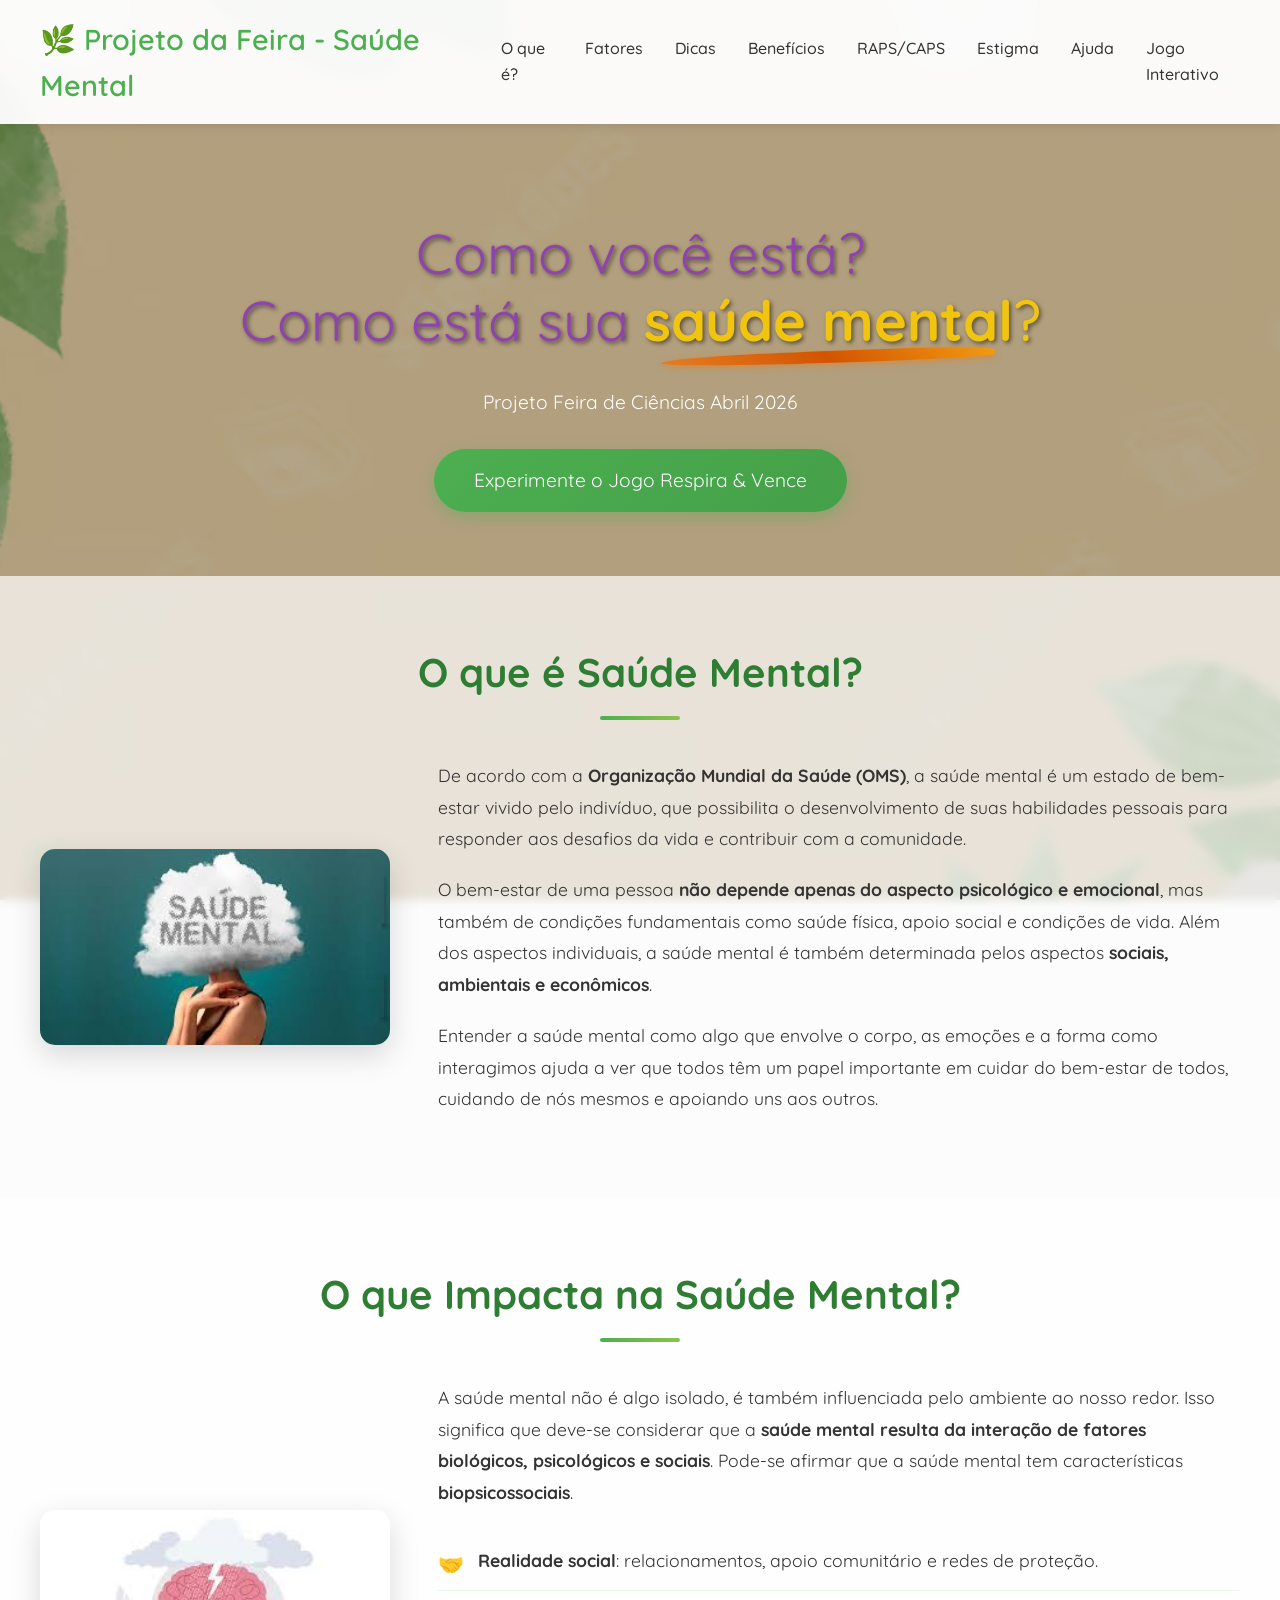
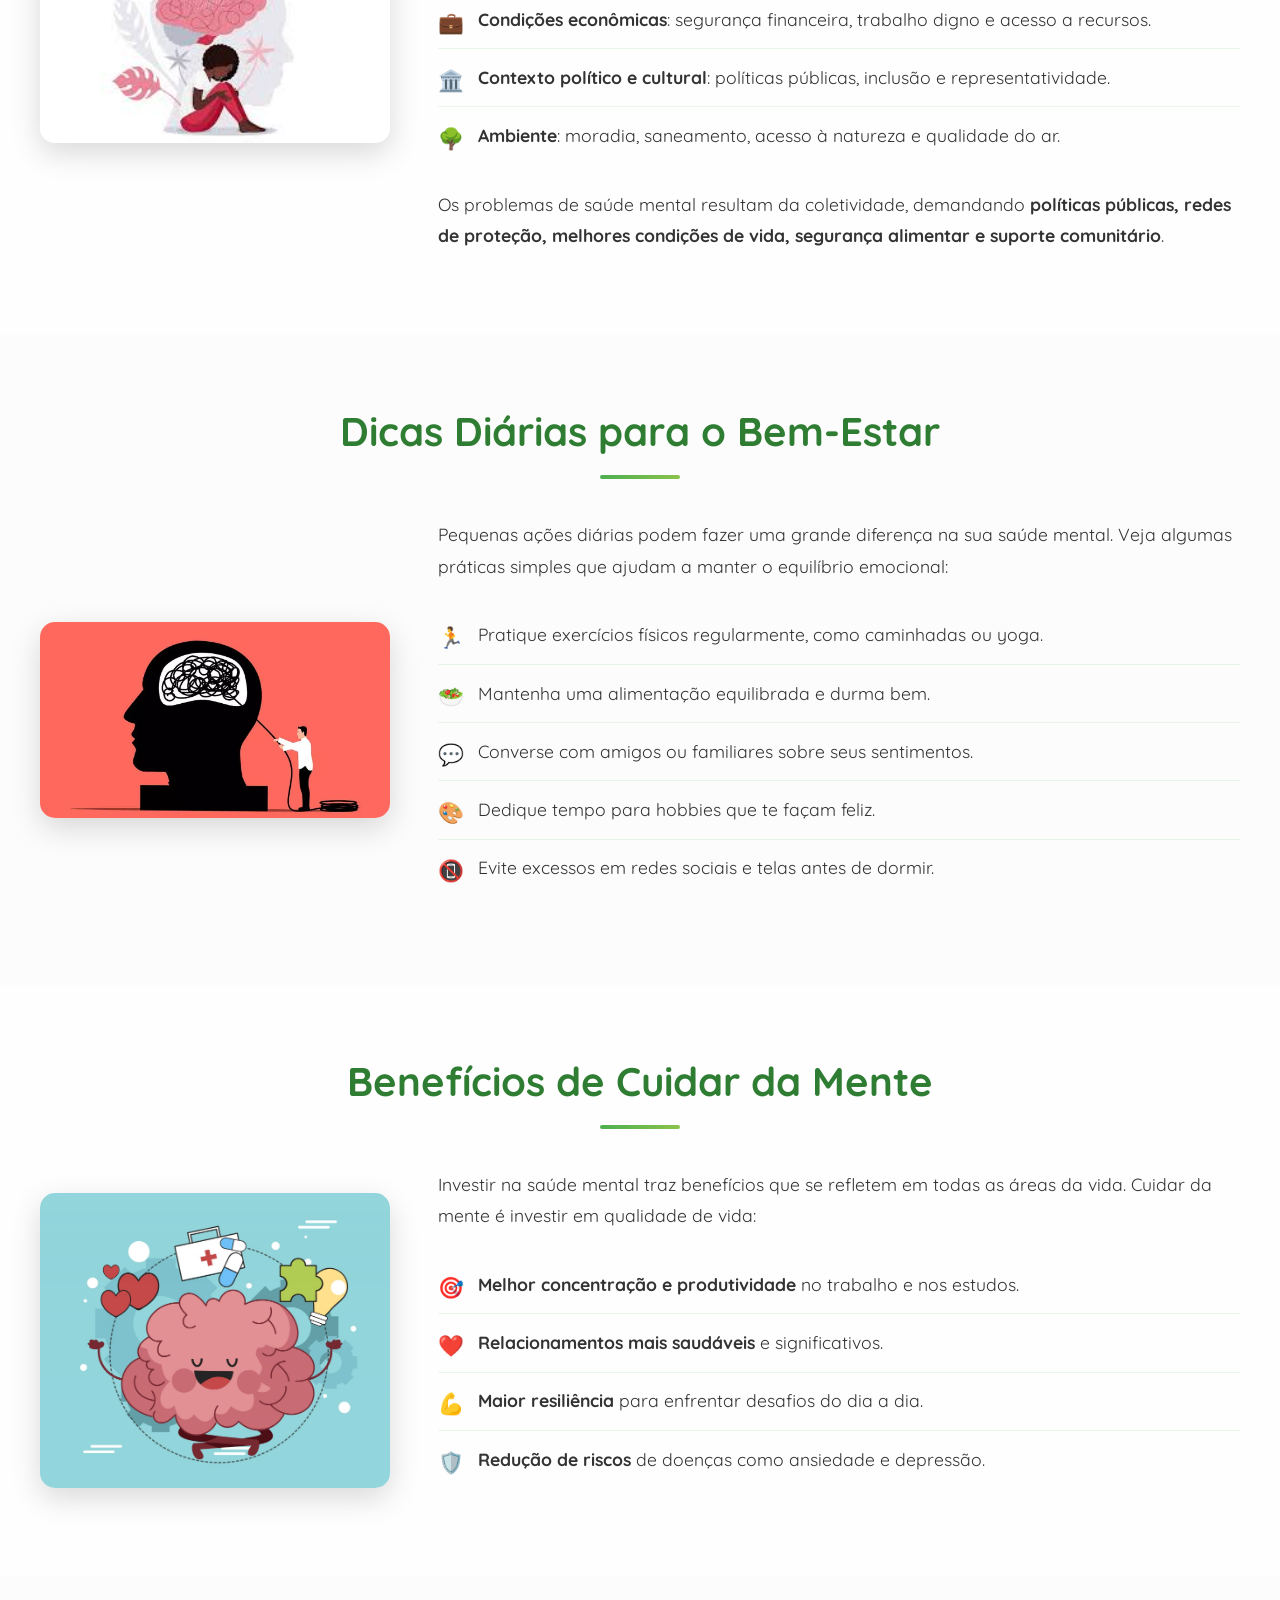
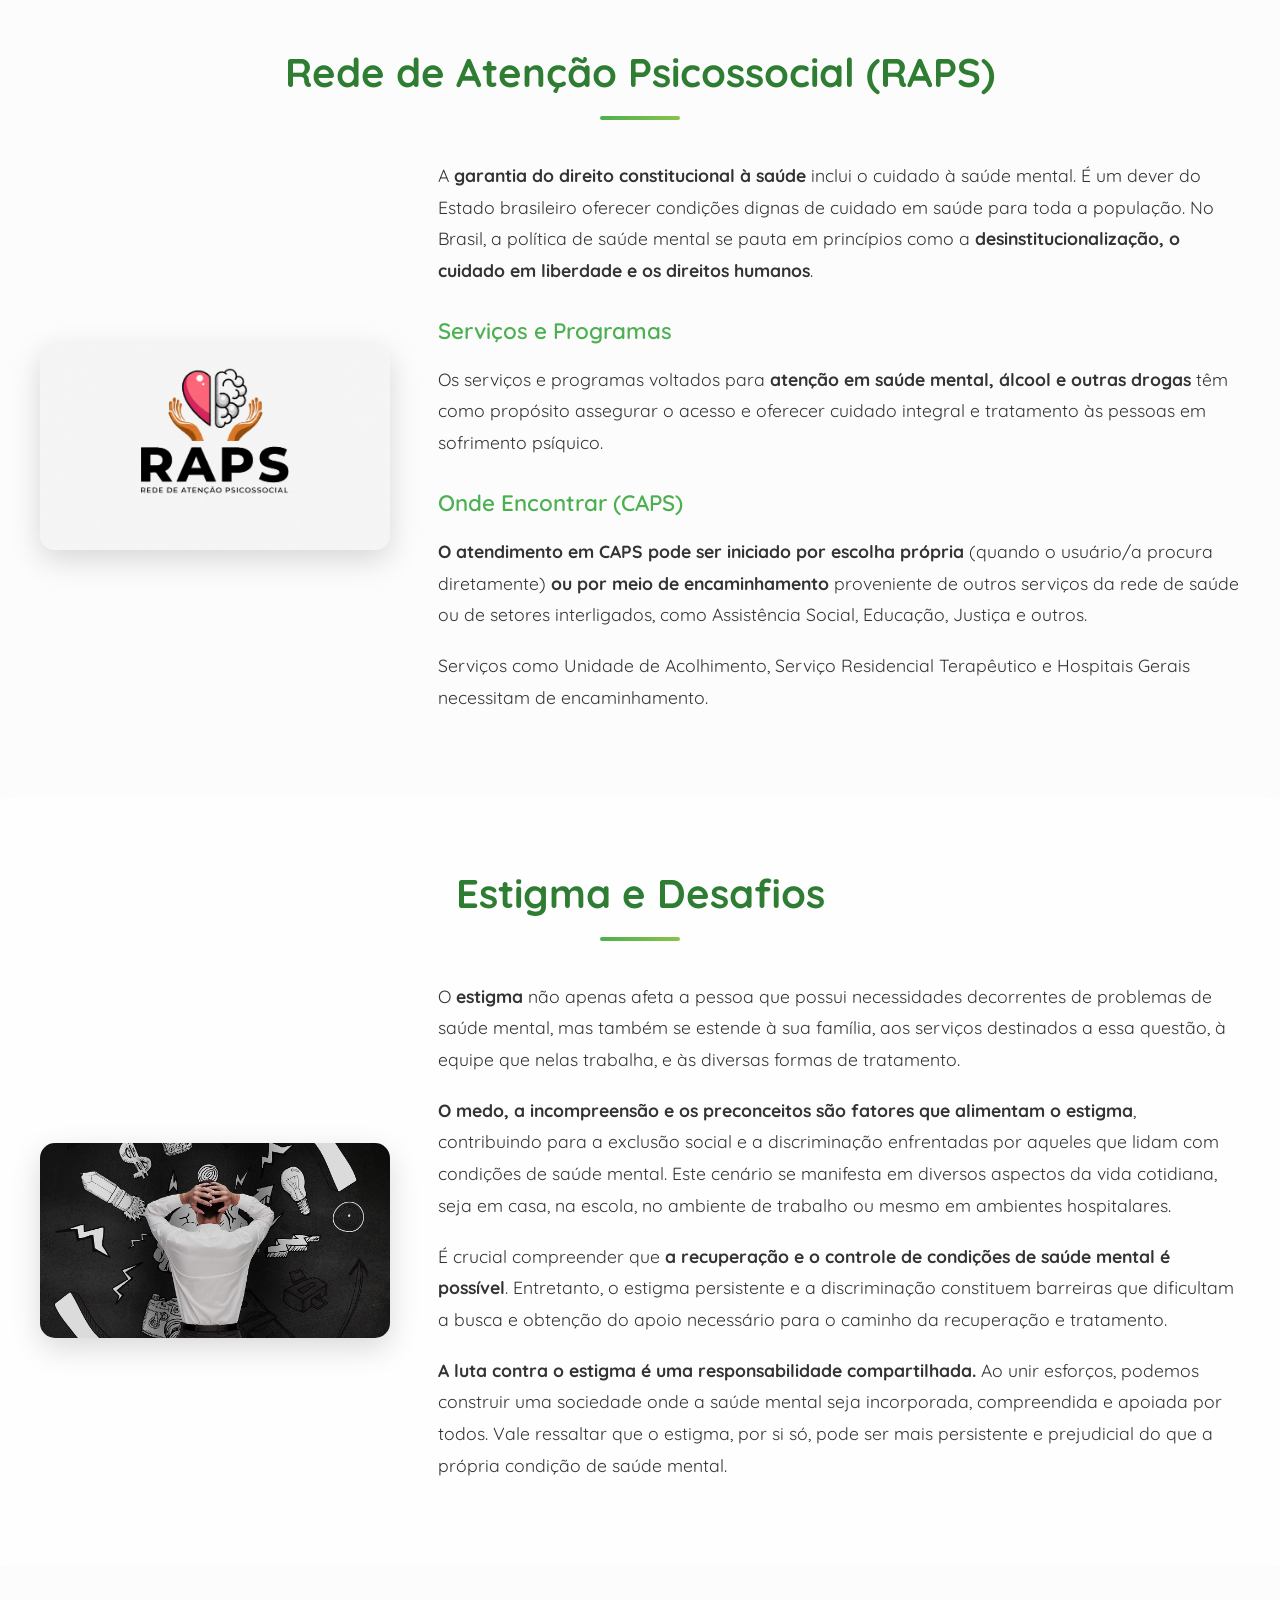
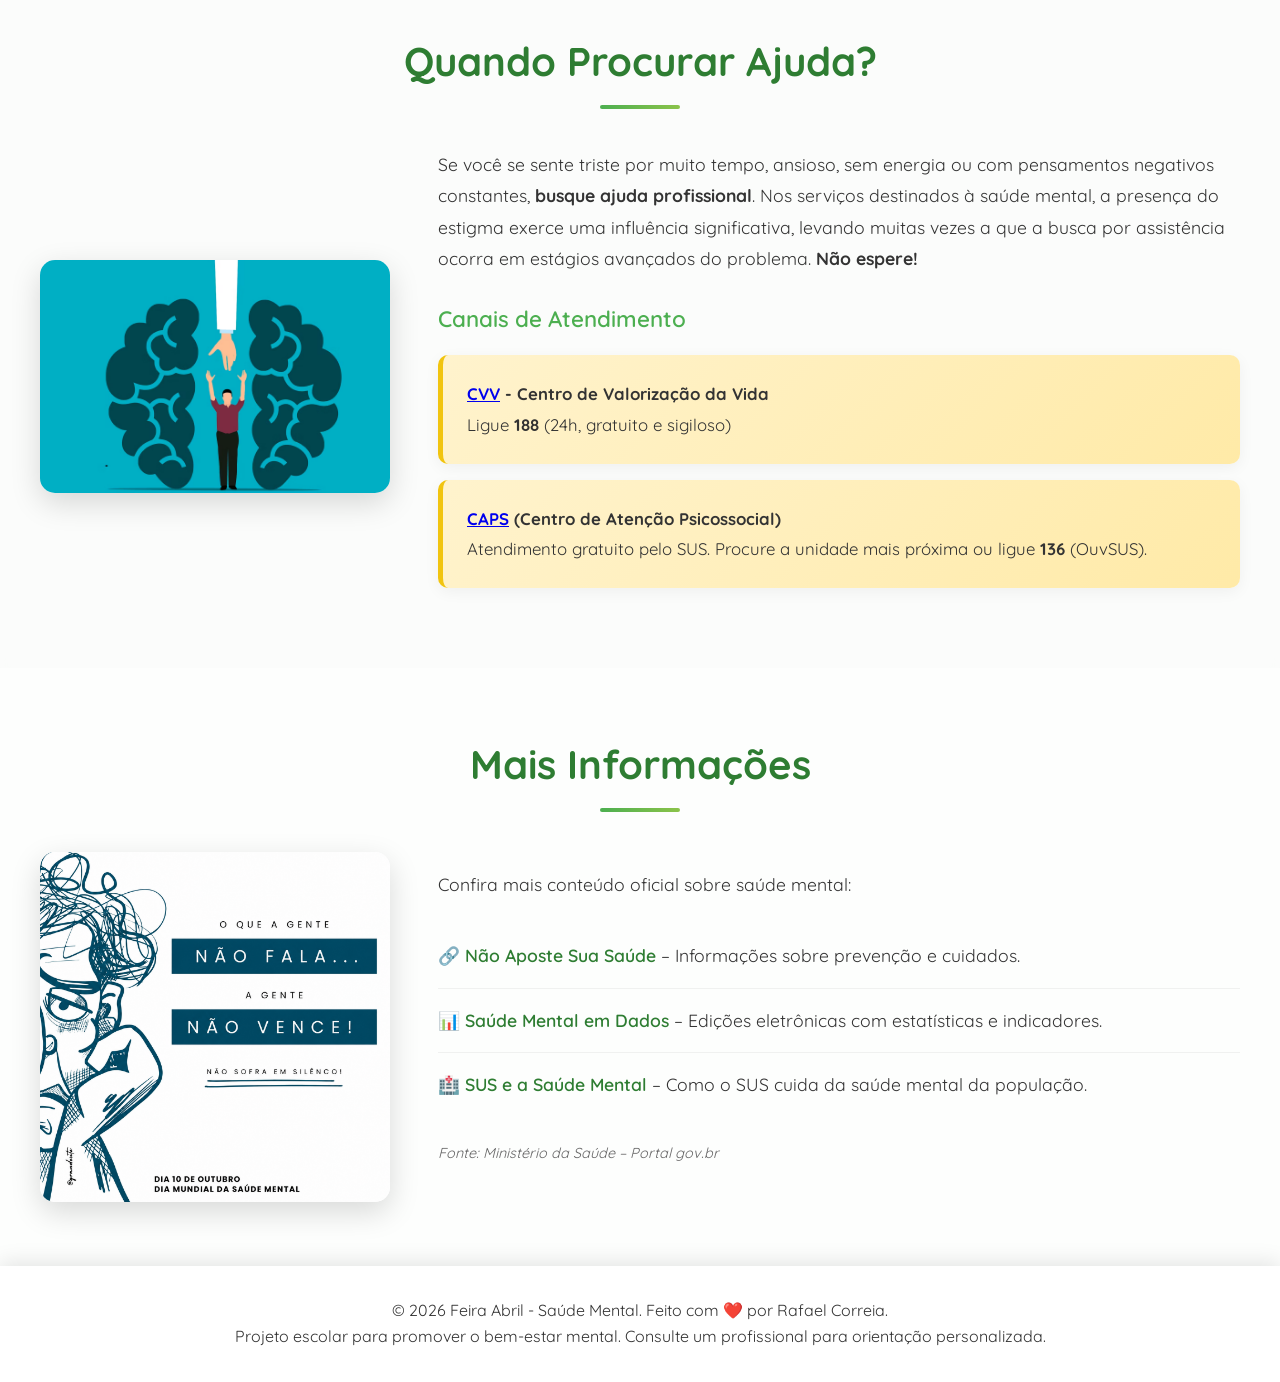
<file: index.html>
<!DOCTYPE html>
<html lang="pt-BR">
<head>
    <meta charset="UTF-8">
    <meta name="viewport" content="width=device-width, initial-scale=1.0">
    <title>Feira Abril - Saúde Mental | Projeto Escola</title>
    <link rel="stylesheet" href="saude-mental.css">
</head>
<body>
    <!-- Plants -->
    <svg class="plant" viewBox="0 0 100 100">
        <path d="M20 80 Q30 60 40 80 T60 80 Q70 70 80 80" stroke="#4CAF50" stroke-width="4" fill="none" stroke-linecap="round"/>
        <path d="M10 70 Q25 50 40 70" stroke="#28a745" stroke-width="3" fill="none"/>
        <circle cx="30" cy="65" r="3" fill="#4CAF50"/>
        <circle cx="50" cy="60" r="4" fill="#28a745"/>
        <path d="M15 90 L35 85 Q45 82 55 88" stroke="#2E7D32" stroke-width="2" fill="none"/>
    </svg>
    <svg class="plant" viewBox="0 0 100 100">
        <path d="M20 80 Q30 60 40 80 T60 80 Q70 70 80 80" stroke="#4CAF50" stroke-width="4" fill="none" stroke-linecap="round"/>
        <path d="M10 70 Q25 50 40 70" stroke="#28a745" stroke-width="3" fill="none"/>
        <circle cx="30" cy="65" r="3" fill="#4CAF50"/>
        <circle cx="50" cy="60" r="4" fill="#28a745"/>
        <path d="M15 90 L35 85 Q45 82 55 88" stroke="#2E7D32" stroke-width="2" fill="none"/>
    </svg>
    <svg class="plant" viewBox="0 0 100 100">
        <path d="M20 80 Q30 60 40 80 T60 80 Q70 70 80 80" stroke="#4CAF50" stroke-width="4" fill="none" stroke-linecap="round"/>
        <path d="M10 70 Q25 50 40 70" stroke="#28a745" stroke-width="3" fill="none"/>
        <circle cx="30" cy="65" r="3" fill="#4CAF50"/>
        <circle cx="50" cy="60" r="4" fill="#28a745"/>
        <path d="M15 90 L35 85 Q45 82 55 88" stroke="#2E7D32" stroke-width="2" fill="none"/>
    </svg>
    <svg class="plant" viewBox="0 0 100 100">
        <path d="M20 80 Q30 60 40 80 T60 80 Q70 70 80 80" stroke="#4CAF50" stroke-width="4" fill="none" stroke-linecap="round"/>
        <path d="M10 70 Q25 50 40 70" stroke="#28a745" stroke-width="3" fill="none"/>
        <circle cx="30" cy="65" r="3" fill="#4CAF50"/>
        <circle cx="50" cy="60" r="4" fill="#28a745"/>
        <path d="M15 90 L35 85 Q45 82 55 88" stroke="#2E7D32" stroke-width="2" fill="none"/>
    </svg>

    <!-- Navigation -->
    <nav>
        <div class="nav-container">
            <div class="logo">🌿 Projeto da Feira - Saúde Mental</div>
            <ul class="nav-links">
                <li><a href="#o-que-e">O que é?</a></li>
                <li><a href="#fatores">Fatores</a></li>
                <li><a href="#dicas">Dicas</a></li>
                <li><a href="#beneficios">Benefícios</a></li>
                <li><a href="#raps">RAPS/CAPS</a></li>
                <li><a href="#estigma">Estigma</a></li>
                <li><a href="#ajuda">Ajuda</a></li>
                <li><a href="jogo.html">Jogo Interativo</a></li>
            </ul>
        </div>
    </nav>

    <!-- Hero with EXACT Einstein element + CTA -->
    <section class="hero">
        <div class="title__section purple-text center titulo-como-vc-esta">
            Como você está?<br>
            Como está sua <span class="yellow-text bold mancha-saude-mental">saúde mental</span><span class="yellow-text">?</span>
        </div>
        <p>Projeto Feira de Ciências Abril 2026</p>
        <a href="jogo.html" class="cta-btn">Experimente o Jogo Respira & Vence</a>
    </section>

    <!-- Content grids -->
    <main>
        <!-- O QUE É SAÚDE MENTAL -->
        <section id="o-que-e" class="content-section">
            <div class="container">
                <h2 class="section-title">O que é Saúde Mental?</h2>
                <div class="content-block">
                    <img src="imgs/nuvem.jpeg" alt="Ilustração sobre bem-estar mental" class="section-image">
                    <div class="text-content">
                        <p>De acordo com a <strong>Organização Mundial da Saúde (OMS)</strong>, a saúde mental é um estado de bem-estar vivido pelo indivíduo, que possibilita o desenvolvimento de suas habilidades pessoais para responder aos desafios da vida e contribuir com a comunidade.</p>
                        <p>O bem-estar de uma pessoa <strong>não depende apenas do aspecto psicológico e emocional</strong>, mas também de condições fundamentais como saúde física, apoio social e condições de vida. Além dos aspectos individuais, a saúde mental é também determinada pelos aspectos <strong>sociais, ambientais e econômicos</strong>.</p>
                        <p>Entender a saúde mental como algo que envolve o corpo, as emoções e a forma como interagimos ajuda a ver que todos têm um papel importante em cuidar do bem-estar de todos, cuidando de nós mesmos e apoiando uns aos outros.</p>
                    </div>
                </div>
            </div>
        </section>

        <!-- FATORES QUE IMPACTAM -->
        <section id="fatores" class="content-section alt-bg">
            <div class="container">
                <h2 class="section-title">O que Impacta na Saúde Mental?</h2>
                <div class="content-block reverse">
                    <div class="text-content">
                        <p>A saúde mental não é algo isolado, é também influenciada pelo ambiente ao nosso redor. Isso significa que deve-se considerar que a <strong>saúde mental resulta da interação de fatores biológicos, psicológicos e sociais</strong>. Pode-se afirmar que a saúde mental tem características <strong>biopsicossociais</strong>.</p>
                        <ul class="feature-list">
                            <li><span class="icon">🤝</span> <strong>Realidade social</strong>: relacionamentos, apoio comunitário e redes de proteção.</li>
                            <li><span class="icon">💼</span> <strong>Condições econômicas</strong>: segurança financeira, trabalho digno e acesso a recursos.</li>
                            <li><span class="icon">🏛️</span> <strong>Contexto político e cultural</strong>: políticas públicas, inclusão e representatividade.</li>
                            <li><span class="icon">🌳</span> <strong>Ambiente</strong>: moradia, saneamento, acesso à natureza e qualidade do ar.</li>
                        </ul>
                        <p>Os problemas de saúde mental resultam da coletividade, demandando <strong>políticas públicas, redes de proteção, melhores condições de vida, segurança alimentar e suporte comunitário</strong>.</p>
                    </div>
                    <img src="imgs/impacto.jpeg" alt="Comunidade e apoio social" class="section-image">
                </div>
            </div>
        </section>

        <!-- DICAS DIÁRIAS -->
        <section id="dicas" class="content-section">
            <div class="container">
                <h2 class="section-title">Dicas Diárias para o Bem-Estar</h2>
                <div class="content-block">
                    <img src="imgs/dicas.webp" alt="Hábitos saudáveis" class="section-image">
                    <div class="text-content">
                        <p>Pequenas ações diárias podem fazer uma grande diferença na sua saúde mental. Veja algumas práticas simples que ajudam a manter o equilíbrio emocional:</p>
                        <ul class="feature-list">
                            <li><span class="icon">🏃</span> Pratique exercícios físicos regularmente, como caminhadas ou yoga.</li>
                            <li><span class="icon">🥗</span> Mantenha uma alimentação equilibrada e durma bem.</li>
                            <li><span class="icon">💬</span> Converse com amigos ou familiares sobre seus sentimentos.</li>
                            <li><span class="icon">🎨</span> Dedique tempo para hobbies que te façam feliz.</li>
                            <li><span class="icon">📵</span> Evite excessos em redes sociais e telas antes de dormir.</li>
                        </ul>
                    </div>
                </div>
            </div>
        </section>

        <!-- BENEFÍCIOS -->
        <section id="beneficios" class="content-section alt-bg">
            <div class="container">
                <h2 class="section-title">Benefícios de Cuidar da Mente</h2>
                <div class="content-block reverse">
                    <div class="text-content">
                        <p>Investir na saúde mental traz benefícios que se refletem em todas as áreas da vida. Cuidar da mente é investir em qualidade de vida:</p>
                        <ul class="feature-list">
                            <li><span class="icon">🎯</span> <strong>Melhor concentração e produtividade</strong> no trabalho e nos estudos.</li>
                            <li><span class="icon">❤️</span> <strong>Relacionamentos mais saudáveis</strong> e significativos.</li>
                            <li><span class="icon">💪</span> <strong>Maior resiliência</strong> para enfrentar desafios do dia a dia.</li>
                            <li><span class="icon">🛡️</span> <strong>Redução de riscos</strong> de doenças como ansiedade e depressão.</li>
                        </ul>
                    </div>
                    <img src="imgs/beneficios.jpg" alt="Benefícios da saúde mental" class="section-image">
                </div>
            </div>
        </section>

        <!-- REDE DE ATENÇÃO PSICOSSOCIAL (RAPS) -->
        <section id="raps" class="content-section">
            <div class="container">
                <h2 class="section-title">Rede de Atenção Psicossocial (RAPS)</h2>
                <div class="content-block">
                    <img src="imgs/raps.png" alt="Rede de apoio psicossocial" class="section-image">
                    <div class="text-content">
                        <p>A <strong>garantia do direito constitucional à saúde</strong> inclui o cuidado à saúde mental. É um dever do Estado brasileiro oferecer condições dignas de cuidado em saúde para toda a população. No Brasil, a política de saúde mental se pauta em princípios como a <strong>desinstitucionalização, o cuidado em liberdade e os direitos humanos</strong>.</p>
                        
                        <h3>Serviços e Programas</h3>
                        <p>Os serviços e programas voltados para <strong>atenção em saúde mental, álcool e outras drogas</strong> têm como propósito assegurar o acesso e oferecer cuidado integral e tratamento às pessoas em sofrimento psíquico.</p>
                        
                        <h3>Onde Encontrar (CAPS)</h3>
                        <p><strong>O atendimento em CAPS pode ser iniciado por escolha própria</strong> (quando o usuário/a procura diretamente) <strong>ou por meio de encaminhamento</strong> proveniente de outros serviços da rede de saúde ou de setores interligados, como Assistência Social, Educação, Justiça e outros.</p>
                        <p>Serviços como Unidade de Acolhimento, Serviço Residencial Terapêutico e Hospitais Gerais necessitam de encaminhamento.</p>
                    </div>
                </div>
            </div>
        </section>

        <!-- ESTIGMA E DESAFIOS -->
        <section id="estigma" class="content-section alt-bg">
            <div class="container">
                <h2 class="section-title">Estigma e Desafios</h2>
                <div class="content-block reverse">
                    <div class="text-content">
                        <p>O <strong>estigma</strong> não apenas afeta a pessoa que possui necessidades decorrentes de problemas de saúde mental, mas também se estende à sua família, aos serviços destinados a essa questão, à equipe que nelas trabalha, e às diversas formas de tratamento.</p>
                        <p><strong>O medo, a incompreensão e os preconceitos são fatores que alimentam o estigma</strong>, contribuindo para a exclusão social e a discriminação enfrentadas por aqueles que lidam com condições de saúde mental. Este cenário se manifesta em diversos aspectos da vida cotidiana, seja em casa, na escola, no ambiente de trabalho ou mesmo em ambientes hospitalares.</p>
                        <p>É crucial compreender que <strong>a recuperação e o controle de condições de saúde mental é possível</strong>. Entretanto, o estigma persistente e a discriminação constituem barreiras que dificultam a busca e obtenção do apoio necessário para o caminho da recuperação e tratamento.</p>
                        <p><strong>A luta contra o estigma é uma responsabilidade compartilhada.</strong> Ao unir esforços, podemos construir uma sociedade onde a saúde mental seja incorporada, compreendida e apoiada por todos. Vale ressaltar que o estigma, por si só, pode ser mais persistente e prejudicial do que a própria condição de saúde mental.</p>
                    </div>
                    <img src="imgs/estigma.jpg" alt="Luta contra o estigma" class="section-image">
                </div>
            </div>
        </section>

        <!-- QUANDO PROCURAR AJUDA -->
        <section id="ajuda" class="content-section">
            <div class="container">
                <h2 class="section-title">Quando Procurar Ajuda?</h2>
                <div class="content-block">
                    <img src="imgs/ajuda.avif" alt="Buscar ajuda" class="section-image">
                    <div class="text-content">
                        <p>Se você se sente triste por muito tempo, ansioso, sem energia ou com pensamentos negativos constantes, <strong>busque ajuda profissional</strong>. Nos serviços destinados à saúde mental, a presença do estigma exerce uma influência significativa, levando muitas vezes a que a busca por assistência ocorra em estágios avançados do problema. <strong>Não espere!</strong></p>
                        
                        <h3>Canais de Atendimento</h3>
                        <div class="highlight-box">
                            <strong><a href="https://cvv.org.br/" target="_blank">CVV</a> - Centro de Valorização da Vida</strong><br>
                            Ligue <strong>188</strong> (24h, gratuito e sigiloso)
                        </div>
                        <div class="highlight-box">
                            <strong><a href="https://www.gov.br/saude/pt-br/composicao/saes/desmad/raps/caps" target="_blank">CAPS</a> (Centro de Atenção Psicossocial)</strong><br>
                            Atendimento gratuito pelo SUS. Procure a unidade mais próxima ou ligue <strong>136</strong> (OuvSUS).
                        </div>
                    </div>
                </div>
            </div>
        </section>

        <!-- MAIS INFORMAÇÕES -->
        <section id="mais-info" class="content-section alt-bg">
            <div class="container">
                <h2 class="section-title">Mais Informações</h2>
                <div class="content-block reverse">
                    <div class="text-content">
                        <p>Confira mais conteúdo oficial sobre saúde mental:</p>
                        <ul class="link-list">
                            <li><a href="https://www.gov.br/saude/pt-br/assuntos/saude-de-a-a-z/s/saude-mental/nao-aposte-sua-saude" target="_blank">🔗 Não Aposte Sua Saúde</a> – Informações sobre prevenção e cuidados.</li>
                            <li><a href="https://www.gov.br/saude/pt-br/assuntos/saude-de-a-a-z/s/saude-mental/saude-mental-em-dados" target="_blank">📊 Saúde Mental em Dados</a> – Edições eletrônicas com estatísticas e indicadores.</li>
                            <li><a href="https://www.gov.br/saude/pt-br/assuntos/saude-de-a-a-z/s/saude-mental/sus-e-a-saude-mental" target="_blank">🏥 SUS e a Saúde Mental</a> – Como o SUS cuida da saúde mental da população.</li>
                        </ul>
                        <p class="source">Fonte: Ministério da Saúde – Portal gov.br</p>
                    </div>
                    <img src="imgs/infos.png" alt="Mais informações" class="section-image">
                </div>
            </div>
        </section>
    </main>

    <footer>
        <p>&copy; 2026 Feira Abril - Saúde Mental. Feito com ❤️ por Rafael Correia.</p>
        <p>Projeto escolar para promover o bem-estar mental. Consulte um profissional para orientação personalizada.</p>
    </footer>
</body>
</html>
</file>
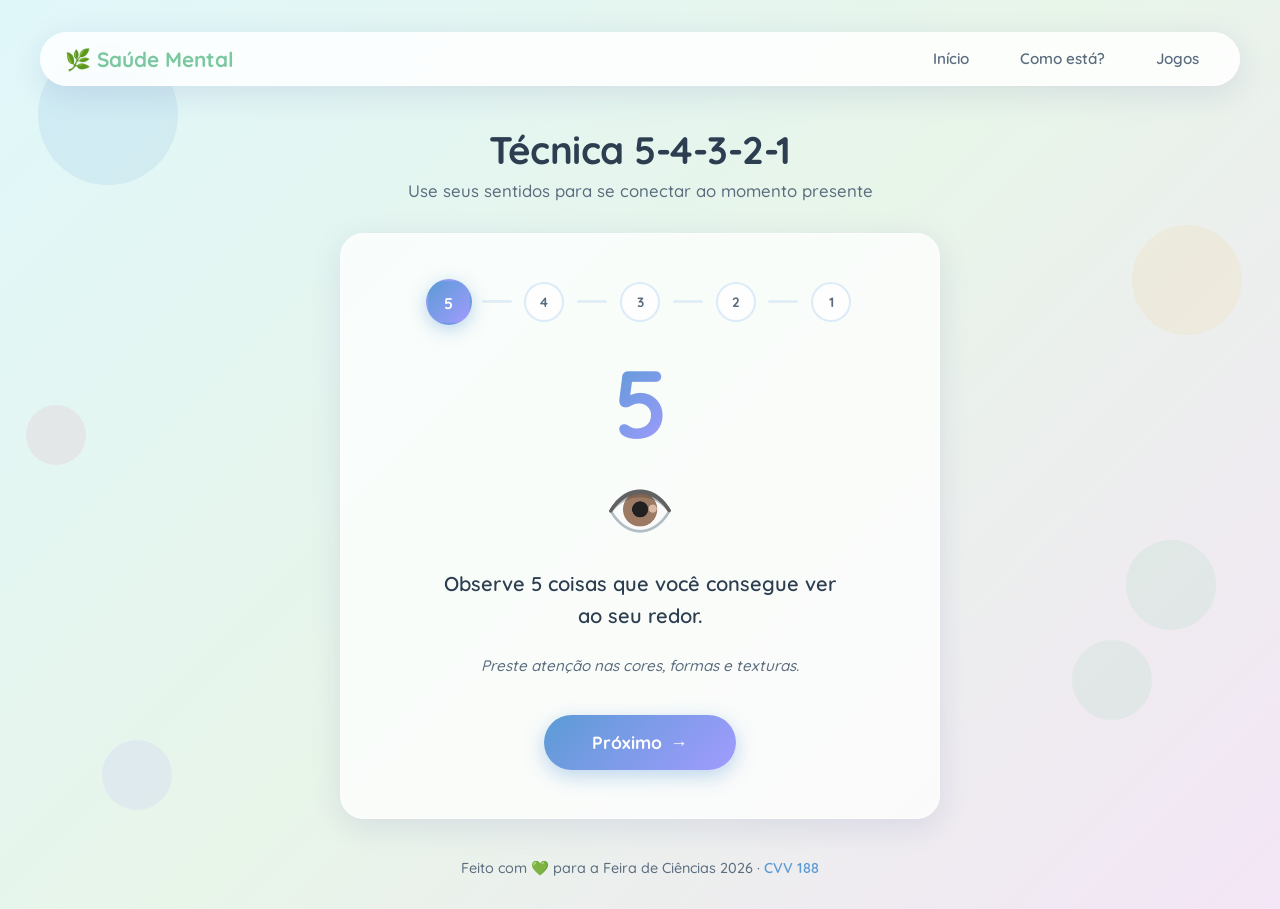
<file: jogo-54321.html>
<!DOCTYPE html>
<html lang="pt-BR">
<head>
    <meta charset="UTF-8">
    <meta name="viewport" content="width=device-width, initial-scale=1.0">
    <title>Técnica 5-4-3-2-1 - Saúde Mental | Feira de Ciências</title>
    <link rel="preconnect" href="https://fonts.googleapis.com">
    <link rel="preconnect" href="https://fonts.gstatic.com" crossorigin>
    <link href="https://fonts.googleapis.com/css2?family=Quicksand:wght@300;400;500;600;700&display=swap" rel="stylesheet">
    <style>
        /* ===== RESET & BASE ===== */
        * {
            margin: 0;
            padding: 0;
            box-sizing: border-box;
        }

        :root {
            --cor-fundo: #e8f4f8;
            --cor-texto: #2c3e50;
            --cor-texto-suave: #5a6c7d;
            --cor-primaria: #5b9bd5;
            --cor-sucesso: #7bc8a0;
            --cor-aviso: #f0c36d;
            --cor-roxo: #a29bfe;
            --cor-rosa: #e07a9e;
            --sombra: 0 8px 32px rgba(31, 38, 135, 0.1);
            --borda-radius: 24px;
            --transicao: all 0.4s cubic-bezier(0.23, 1, 0.32, 1);
        }

        body {
            font-family: 'Quicksand', sans-serif;
            background: linear-gradient(135deg, #e0f7fa 0%, #e8f5e9 50%, #f3e5f5 100%);
            min-height: 100vh;
            display: flex;
            flex-direction: column;
            align-items: center;
            padding: 2rem 1rem;
            position: relative;
            overflow-x: hidden;
            color: var(--cor-texto);
        }

        /* ===== DECORAÇÃO FLUTUANTE ===== */
        .decoracao {
            position: fixed;
            border-radius: 50%;
            opacity: 0.12;
            pointer-events: none;
            z-index: 0;
            animation: flutuar 10s ease-in-out infinite;
        }

        .decoracao:nth-child(1) {
            width: 140px; height: 140px;
            background: var(--cor-primaria);
            top: 5%; left: 3%;
            animation-delay: 0s;
        }
        .decoracao:nth-child(2) {
            width: 90px; height: 90px;
            background: var(--cor-sucesso);
            top: 60%; right: 5%;
            animation-delay: 2s;
        }
        .decoracao:nth-child(3) {
            width: 70px; height: 70px;
            background: var(--cor-roxo);
            bottom: 10%; left: 8%;
            animation-delay: 4s;
        }
        .decoracao:nth-child(4) {
            width: 110px; height: 110px;
            background: var(--cor-aviso);
            top: 25%; right: 3%;
            animation-delay: 1s;
        }
        .decoracao:nth-child(5) {
            width: 60px; height: 60px;
            background: var(--cor-rosa);
            top: 45%; left: 2%;
            animation-delay: 3s;
        }
        .decoracao:nth-child(6) {
            width: 80px; height: 80px;
            background: var(--cor-sucesso);
            bottom: 20%; right: 10%;
            animation-delay: 5s;
        }

        @keyframes flutuar {
            0%, 100% { transform: translateY(0) scale(1); }
            50% { transform: translateY(-30px) scale(1.05); }
        }

        /* ===== NAVEGAÇÃO ===== */
        nav {
            width: 100%;
            max-width: 1200px;
            background: rgba(255, 255, 255, 0.85);
            backdrop-filter: blur(16px);
            -webkit-backdrop-filter: blur(16px);
            border: 1px solid rgba(255, 255, 255, 0.6);
            border-radius: 50px;
            padding: 0.8rem 1.5rem;
            margin-bottom: 2.5rem;
            display: flex;
            justify-content: space-between;
            align-items: center;
            box-shadow: var(--sombra);
            position: relative;
            z-index: 10;
            animation: entrada 0.8s ease-out;
        }

        .nav-logo {
            font-size: 1.3rem;
            font-weight: 700;
            color: var(--cor-sucesso);
            text-decoration: none;
            display: flex;
            align-items: center;
            gap: 0.5rem;
        }

        .nav-links {
            display: flex;
            gap: 1.2rem;
            list-style: none;
        }

        .nav-links a {
            text-decoration: none;
            color: var(--cor-texto-suave);
            font-weight: 600;
            font-size: 0.95rem;
            padding: 0.4rem 1rem;
            border-radius: 50px;
            transition: var(--transicao);
        }

        .nav-links a:hover {
            background: rgba(91, 155, 213, 0.1);
            color: var(--cor-primaria);
        }

        /* ===== CONTEÚDO PRINCIPAL ===== */
        .container-jogo {
            width: 100%;
            max-width: 600px;
            position: relative;
            z-index: 1;
            animation: entrada 0.8s ease-out 0.1s both;
        }

        /* ===== TÍTULO ===== */
        .titulo-section {
            text-align: center;
            margin-bottom: 2rem;
        }

        .titulo-section h1 {
            font-size: 2.4rem;
            font-weight: 700;
            color: var(--cor-texto);
            margin-bottom: 0.4rem;
            letter-spacing: -0.5px;
        }

        .titulo-section p {
            font-size: 1.05rem;
            color: var(--cor-texto-suave);
            font-weight: 500;
        }

        /* ===== CARD PRINCIPAL ===== */
        .card-principal {
            background: rgba(255, 255, 255, 0.75);
            backdrop-filter: blur(16px);
            -webkit-backdrop-filter: blur(16px);
            border: 1px solid rgba(255, 255, 255, 0.6);
            border-radius: var(--borda-radius);
            box-shadow: var(--sombra);
            padding: 3rem 2.5rem;
            text-align: center;
            position: relative;
            overflow: hidden;
            min-height: 420px;
            display: flex;
            flex-direction: column;
            align-items: center;
            justify-content: center;
        }

        /* ===== BARRA DE PROGRESSO ===== */
        .progresso-container {
            display: flex;
            justify-content: center;
            align-items: center;
            gap: 0.8rem;
            margin-bottom: 2rem;
        }

        .progresso-passo {
            width: 40px;
            height: 40px;
            border-radius: 50%;
            background: rgba(255, 255, 255, 0.6);
            border: 2px solid rgba(91, 155, 213, 0.2);
            display: flex;
            align-items: center;
            justify-content: center;
            font-size: 0.85rem;
            font-weight: 700;
            color: var(--cor-texto-suave);
            transition: var(--transicao);
            position: relative;
        }

        .progresso-passo.ativo {
            background: linear-gradient(135deg, var(--cor-primaria), var(--cor-roxo));
            border-color: transparent;
            color: white;
            box-shadow: 0 4px 15px rgba(91, 155, 213, 0.4);
            transform: scale(1.15);
        }

        .progresso-passo.concluido {
            background: var(--cor-sucesso);
            border-color: transparent;
            color: white;
        }

        .progresso-linha {
            width: 30px;
            height: 3px;
            background: rgba(91, 155, 213, 0.15);
            border-radius: 2px;
            transition: var(--transicao);
        }

        .progresso-linha.preenchida {
            background: linear-gradient(90deg, var(--cor-sucesso), var(--cor-primaria));
        }

        /* ===== ÁREA DA ETAPA ===== */
        .etapa-conteudo {
            flex: 1;
            display: flex;
            flex-direction: column;
            align-items: center;
            justify-content: center;
            gap: 1.5rem;
            width: 100%;
            opacity: 1;
            transform: translateY(0);
            transition: opacity 0.5s ease, transform 0.5s ease;
        }

        .etapa-conteudo.saindo {
            opacity: 0;
            transform: translateY(-20px);
        }

        .etapa-conteudo.entrando {
            opacity: 0;
            transform: translateY(20px);
        }

        .etapa-numero {
            font-size: 6rem;
            font-weight: 700;
            background: linear-gradient(135deg, var(--cor-primaria), var(--cor-roxo));
            -webkit-background-clip: text;
            -webkit-text-fill-color: transparent;
            background-clip: text;
            line-height: 1;
            animation: pulsar-numero 3s ease-in-out infinite;
        }

        @keyframes pulsar-numero {
            0%, 100% { transform: scale(1); }
            50% { transform: scale(1.05); }
        }

        .etapa-icone {
            font-size: 3.5rem;
            animation: flutuar-icone 4s ease-in-out infinite;
        }

        @keyframes flutuar-icone {
            0%, 100% { transform: translateY(0); }
            50% { transform: translateY(-10px); }
        }

        .etapa-texto {
            font-size: 1.25rem;
            color: var(--cor-texto);
            font-weight: 600;
            line-height: 1.6;
            max-width: 400px;
        }

        .etapa-dica {
            font-size: 0.95rem;
            color: var(--cor-texto-suave);
            font-weight: 500;
            font-style: italic;
        }

        /* ===== BOTÃO ===== */
        .btn-acao {
            display: inline-flex;
            align-items: center;
            gap: 0.5rem;
            background: linear-gradient(135deg, var(--cor-primaria), var(--cor-roxo));
            color: white;
            font-family: 'Quicksand', sans-serif;
            font-size: 1.1rem;
            font-weight: 700;
            padding: 1rem 3rem;
            border: none;
            border-radius: 50px;
            cursor: pointer;
            box-shadow: 0 6px 20px rgba(91, 155, 213, 0.4);
            transition: var(--transicao);
            position: relative;
            overflow: hidden;
            margin-top: 1rem;
        }

        .btn-acao::before {
            content: '';
            position: absolute;
            top: 0; left: -100%;
            width: 100%; height: 100%;
            background: linear-gradient(90deg, transparent, rgba(255,255,255,0.3), transparent);
            transition: 0.5s;
        }

        .btn-acao:hover {
            transform: translateY(-3px);
            box-shadow: 0 12px 30px rgba(91, 155, 213, 0.5);
        }

        .btn-acao:hover::before {
            left: 100%;
        }

        .btn-acao:active {
            transform: translateY(0);
        }

        /* ===== TELA FINAL ===== */
        .tela-final {
            display: none;
            flex-direction: column;
            align-items: center;
            justify-content: center;
            gap: 1.5rem;
            width: 100%;
            animation: entrada 0.8s ease-out;
        }

        .tela-final.visivel {
            display: flex;
        }

        .tela-final-icone {
            font-size: 4rem;
            animation: pulsar-icone 2s ease-in-out infinite;
        }

        @keyframes pulsar-icone {
            0%, 100% { transform: scale(1); }
            50% { transform: scale(1.1); }
        }

        .tela-final h2 {
            font-size: 1.5rem;
            font-weight: 700;
            color: var(--cor-texto);
            line-height: 1.4;
        }

        .tela-final p {
            font-size: 1.05rem;
            color: var(--cor-texto-suave);
            font-weight: 500;
            max-width: 350px;
        }

        .btn-voltar {
            display: inline-flex;
            align-items: center;
            gap: 0.5rem;
            background: linear-gradient(135deg, var(--cor-sucesso), #5cb85c);
            color: white;
            font-family: 'Quicksand', sans-serif;
            font-size: 1.05rem;
            font-weight: 700;
            padding: 1rem 2.5rem;
            border: none;
            border-radius: 50px;
            cursor: pointer;
            text-decoration: none;
            box-shadow: 0 6px 20px rgba(123, 200, 160, 0.4);
            transition: var(--transicao);
            position: relative;
            overflow: hidden;
            margin-top: 0.5rem;
        }

        .btn-voltar:hover {
            transform: translateY(-3px);
            box-shadow: 0 12px 30px rgba(123, 200, 160, 0.5);
        }

        /* ===== FOOTER ===== */
        footer {
            margin-top: 2.5rem;
            text-align: center;
            position: relative;
            z-index: 1;
            animation: entrada 0.8s ease-out 0.3s both;
        }

        footer p {
            font-size: 0.9rem;
            color: var(--cor-texto-suave);
            font-weight: 500;
        }

        footer a {
            color: var(--cor-primaria);
            text-decoration: none;
            font-weight: 600;
        }

        /* ===== ANIMAÇÕES ===== */
        @keyframes entrada {
            from { opacity: 0; transform: translateY(30px); }
            to { opacity: 1; transform: translateY(0); }
        }

        /* ===== RESPONSIVIDADE ===== */
        @media (max-width: 768px) {
            nav {
                flex-direction: column;
                gap: 0.8rem;
                padding: 1rem;
                border-radius: 20px;
            }

            .nav-links {
                gap: 0.6rem;
                flex-wrap: wrap;
                justify-content: center;
            }

            .titulo-section h1 {
                font-size: 1.9rem;
            }

            .card-principal {
                padding: 2rem 1.5rem;
                border-radius: 20px;
                min-height: 380px;
            }

            .etapa-numero {
                font-size: 4.5rem;
            }

            .etapa-icone {
                font-size: 2.8rem;
            }

            .etapa-texto {
                font-size: 1.1rem;
            }

            .progresso-passo {
                width: 34px;
                height: 34px;
                font-size: 0.75rem;
            }

            .progresso-linha {
                width: 20px;
            }

            .btn-acao {
                width: 100%;
                justify-content: center;
                padding: 1rem 2rem;
            }
        }

        @media (max-width: 360px) {
            .progresso-passo {
                width: 30px;
                height: 30px;
                font-size: 0.7rem;
            }

            .progresso-linha {
                width: 15px;
            }
        }
    </style>
</head>
<body>
    <!-- Decorações flutuantes -->
    <div class="decoracao"></div>
    <div class="decoracao"></div>
    <div class="decoracao"></div>
    <div class="decoracao"></div>
    <div class="decoracao"></div>
    <div class="decoracao"></div>

    <!-- Navegação -->
    <nav>
        <a href="index.html" class="nav-logo">🌿 Saúde Mental</a>
        <ul class="nav-links">
            <li><a href="index.html">Início</a></li>
            <li><a href="jogo.html">Como está?</a></li>
            <li><a href="menu-jogos.html">Jogos</a></li>
        </ul>
    </nav>

    <!-- Conteúdo principal -->
    <main class="container-jogo">
        <!-- Título -->
        <section class="titulo-section">
            <h1>Técnica 5-4-3-2-1</h1>
            <p>Use seus sentidos para se conectar ao momento presente</p>
        </section>

        <!-- Card principal -->
        <div class="card-principal">
            <!-- Barra de progresso -->
            <div class="progresso-container" id="progresso">
                <div class="progresso-passo ativo" data-passo="0">5</div>
                <div class="progresso-linha" data-linha="0"></div>
                <div class="progresso-passo" data-passo="1">4</div>
                <div class="progresso-linha" data-linha="1"></div>
                <div class="progresso-passo" data-passo="2">3</div>
                <div class="progresso-linha" data-linha="2"></div>
                <div class="progresso-passo" data-passo="3">2</div>
                <div class="progresso-linha" data-linha="3"></div>
                <div class="progresso-passo" data-passo="4">1</div>
            </div>

            <!-- Área da etapa -->
            <div class="etapa-conteudo" id="etapa-conteudo">
                <div class="etapa-numero" id="etapa-numero">5</div>
                <div class="etapa-icone" id="etapa-icone">👁️</div>
                <p class="etapa-texto" id="etapa-texto">Observe 5 coisas que você consegue ver ao seu redor.</p>
                <p class="etapa-dica" id="etapa-dica">Preste atenção nas cores, formas e texturas.</p>
                <button class="btn-acao" id="btn-proximo">
                    <span>Próximo</span>
                    <span>→</span>
                </button>
            </div>

            <!-- Tela final -->
            <div class="tela-final" id="tela-final">
                <div class="tela-final-icone">🌿</div>
                <h2>Você trouxe sua atenção para o presente.</h2>
                <p>Respire fundo e siga com calma.</p>
                <a href="menu-jogos.html" class="btn-voltar">
                    <span>←</span>
                    <span>Voltar ao menu</span>
                </a>
            </div>
        </div>
    </main>

    <!-- Footer -->
    <footer>
        <p>Feito com 💚 para a Feira de Ciências 2026 · <a href="https://cvv.org.br/" target="_blank" rel="noopener noreferrer">CVV 188</a></p>
    </footer>

    <script>
        (function() {
            // Dados das etapas
            const etapas = [
                {
                    numero: 5,
                    icone: '👁️',
                    texto: 'Observe 5 coisas que você consegue ver ao seu redor.',
                    dica: 'Preste atenção nas cores, formas e texturas.'
                },
                {
                    numero: 4,
                    icone: '✋',
                    texto: 'Toque 4 coisas diferentes e preste atenção nas sensações.',
                    dica: 'Note a temperatura, textura e peso de cada uma.'
                },
                {
                    numero: 3,
                    icone: '👂',
                    texto: 'Escute 3 sons ao seu redor.',
                    dica: 'Pode ser o vento, uma voz distante ou o tic-tac de um relógio.'
                },
                {
                    numero: 2,
                    icone: '👃',
                    texto: 'Perceba 2 cheiros próximos.',
                    dica: 'Inspire devagar e identifique aromas ao seu redor.'
                },
                {
                    numero: 1,
                    icone: '👅',
                    texto: 'Identifique 1 coisa que você pode saborear.',
                    dica: 'Pode ser o gosto na sua boca ou um gole de água.'
                }
            ];

            let etapaAtual = 0;

            // Elementos
            const etapaConteudo = document.getElementById('etapa-conteudo');
            const telaFinal = document.getElementById('tela-final');
            const btnProximo = document.getElementById('btn-proximo');
            const progresso = document.getElementById('progresso');

            const elNumero = document.getElementById('etapa-numero');
            const elIcone = document.getElementById('etapa-icone');
            const elTexto = document.getElementById('etapa-texto');
            const elDica = document.getElementById('etapa-dica');

            // Atualiza a barra de progresso
            function atualizarProgresso() {
                const passos = document.querySelectorAll('.progresso-passo');
                const linhas = document.querySelectorAll('.progresso-linha');

                passos.forEach((passo, index) => {
                    passo.classList.remove('ativo', 'concluido');
                    if (index < etapaAtual) {
                        passo.classList.add('concluido');
                    } else if (index === etapaAtual) {
                        passo.classList.add('ativo');
                    }
                });

                linhas.forEach((linha, index) => {
                    linha.classList.toggle('preenchida', index < etapaAtual);
                });
            }

            // Exibe uma etapa com animação
            function mostrarEtapa(index) {
                const etapa = etapas[index];

                // Animação de saída
                etapaConteudo.classList.add('saindo');

                setTimeout(() => {
                    elNumero.textContent = etapa.numero;
                    elIcone.textContent = etapa.icone;
                    elTexto.textContent = etapa.texto;
                    elDica.textContent = etapa.dica;

                    etapaConteudo.classList.remove('saindo');
                    etapaConteudo.classList.add('entrando');

                    // Força reflow para reiniciar animação
                    void etapaConteudo.offsetWidth;

                    etapaConteudo.classList.remove('entrando');

                    // Atualiza texto do botão na última etapa
                    if (index === etapas.length - 1) {
                        btnProximo.querySelector('span:first-child').textContent = 'Finalizar';
                        btnProximo.querySelector('span:last-child').textContent = '✓';
                    } else {
                        btnProximo.querySelector('span:first-child').textContent = 'Próximo';
                        btnProximo.querySelector('span:last-child').textContent = '→';
                    }
                }, 400);
            }

            // Avança para próxima etapa ou mostra tela final
            btnProximo.addEventListener('click', function() {
                if (etapaAtual < etapas.length - 1) {
                    etapaAtual++;
                    atualizarProgresso();
                    mostrarEtapa(etapaAtual);
                } else {
                    // Animação de saída do conteúdo
                    etapaConteudo.style.opacity = '0';
                    etapaConteudo.style.transform = 'translateY(-20px)';
                    progresso.style.opacity = '0';
                    progresso.style.transform = 'translateY(-10px)';

                    setTimeout(() => {
                        etapaConteudo.style.display = 'none';
                        progresso.style.display = 'none';
                        telaFinal.classList.add('visivel');
                    }, 500);
                }
            });

            // Inicializa
            atualizarProgresso();
        })();
    </script>
</body>
</html>
</file>
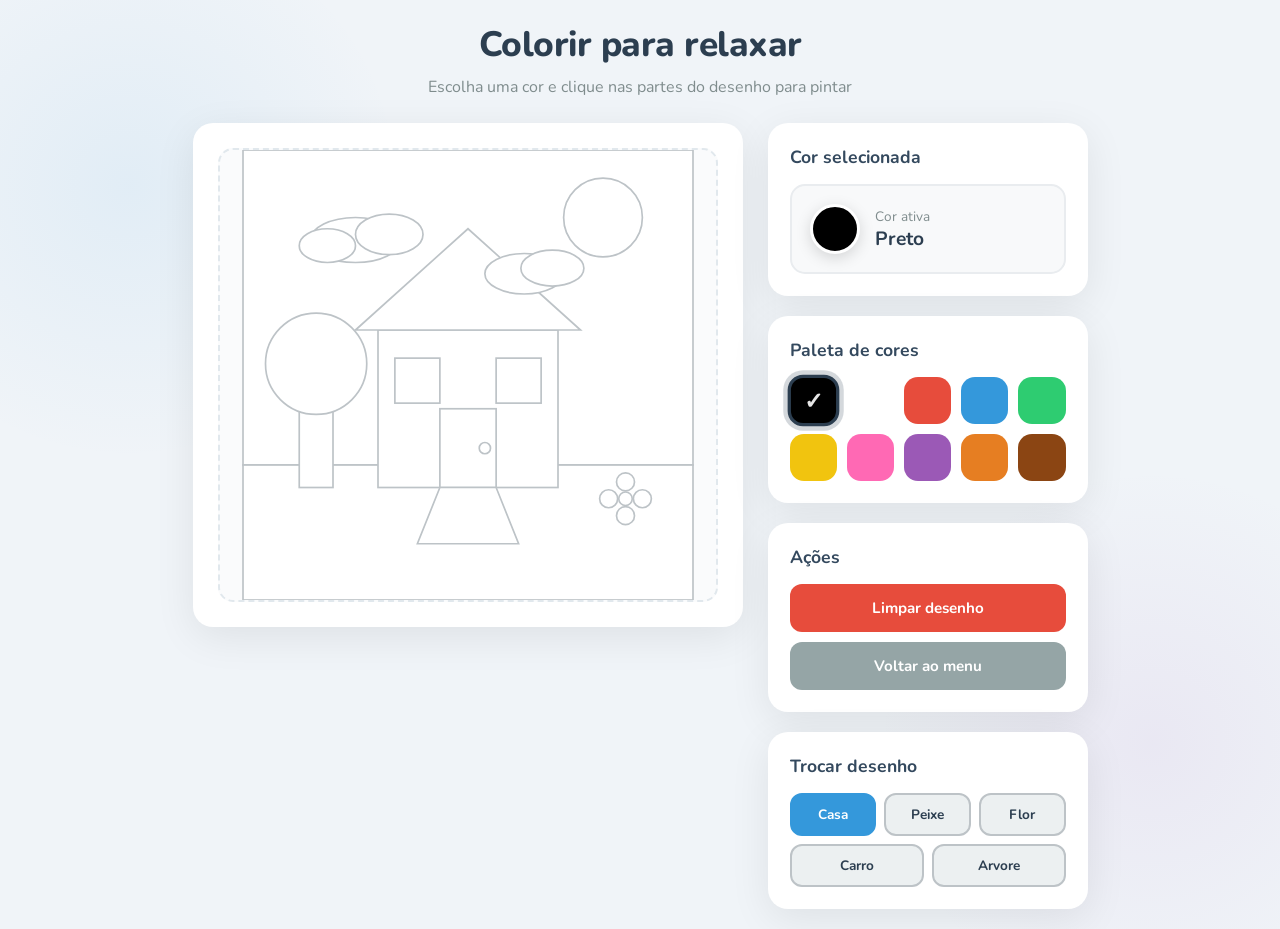
<file: jogo-colorir.html>
<!DOCTYPE html>
<html lang="pt-BR">
<head>
    <meta charset="UTF-8">
    <meta name="viewport" content="width=device-width, initial-scale=1.0">
    <title>Colorir para relaxar</title>
    <link href="https://fonts.googleapis.com/css2?family=Nunito:wght@400;600;700;800&display=swap" rel="stylesheet">
    <style>
        * { margin: 0; padding: 0; box-sizing: border-box; }
        body {
            font-family: 'Nunito', sans-serif;
            background-color: #f0f4f8;
            background-image:
                radial-gradient(circle at 10% 20%, rgba(52, 152, 219, 0.08) 0%, transparent 20%),
                radial-gradient(circle at 90% 80%, rgba(155, 89, 182, 0.08) 0%, transparent 20%);
            min-height: 100vh;
            display: flex;
            flex-direction: column;
            align-items: center;
            padding: 20px;
            color: #2c3e50;
        }
        h1 {
            font-size: 2.2rem; font-weight: 800; color: #2c3e50;
            margin-bottom: 8px; text-align: center; letter-spacing: -0.5px;
        }
        .subtitle { font-size: 1rem; color: #7f8c8d; margin-bottom: 25px; text-align: center; }
        .container {
            display: flex; flex-wrap: wrap; gap: 25px;
            justify-content: center; align-items: flex-start;
            max-width: 1200px; width: 100%;
        }
        .desenho-wrapper {
            background: white; border-radius: 20px; padding: 25px;
            box-shadow: 0 10px 40px rgba(0,0,0,0.08);
            flex: 1 1 400px; max-width: 550px; min-width: 300px;
        }
        #area-desenho {
            width: 100%; display: flex; justify-content: center; align-items: center;
            min-height: 400px; background: #fafbfc; border-radius: 15px;
            border: 2px dashed #e1e8ed; position: relative; overflow: hidden;
        }
        #area-desenho svg { width: 100%; height: auto; max-height: 450px; animation: aparecer 0.5s ease-out; }
        @keyframes aparecer { from { opacity: 0; transform: scale(0.92); } to { opacity: 1; transform: scale(1); } }
        #area-desenho svg path, #area-desenho svg circle, #area-desenho svg rect,
        #area-desenho svg ellipse, #area-desenho svg polygon {
            cursor: pointer; transition: fill 0.15s ease, filter 0.2s ease, transform 0.2s ease;
            stroke: #bdc3c7; stroke-width: 1.5;
        }
        #area-desenho svg path:hover, #area-desenho svg circle:hover, #area-desenho svg rect:hover,
        #area-desenho svg ellipse:hover, #area-desenho svg polygon:hover {
            filter: brightness(0.95) drop-shadow(0 0 8px rgba(0,0,0,0.15));
            transform: scale(1.02); transform-origin: center;
        }
        .painel { display: flex; flex-direction: column; gap: 20px; flex: 0 1 320px; min-width: 280px; }
        .caixa { background: white; border-radius: 20px; padding: 22px; box-shadow: 0 10px 40px rgba(0,0,0,0.08); }
        .caixa h2 { font-size: 1.1rem; font-weight: 700; margin-bottom: 15px; color: #34495e; display: flex; align-items: center; gap: 8px; }
        .indicador-cor { display: flex; align-items: center; gap: 15px; padding: 18px; background: #f8f9fa; border-radius: 15px; border: 2px solid #e9ecef; transition: border-color 0.3s ease; }
        .indicador-cor.ativo { border-color: #3498db; }
        .preview-cor { width: 50px; height: 50px; border-radius: 50%; border: 3px solid #fff; box-shadow: 0 4px 15px rgba(0,0,0,0.15); transition: background-color 0.3s ease, transform 0.3s ease; flex-shrink: 0; }
        .preview-cor.pulso { animation: pulso 0.4s ease; }
        @keyframes pulso { 0% { transform: scale(1); } 50% { transform: scale(1.15); } 100% { transform: scale(1); } }
        .info-cor { display: flex; flex-direction: column; }
        .info-cor span { font-size: 0.85rem; color: #7f8c8d; }
        .info-cor strong { font-size: 1.2rem; color: #2c3e50; font-weight: 700; text-transform: capitalize; }
        .paleta { display: grid; grid-template-columns: repeat(5, 1fr); gap: 10px; }
        .cor-btn { width: 100%; aspect-ratio: 1; border: 3px solid transparent; border-radius: 14px; cursor: pointer; transition: all 0.2s ease; position: relative; outline: none; }
        .cor-btn:hover { transform: translateY(-3px) scale(1.08); box-shadow: 0 6px 20px rgba(0,0,0,0.15); }
        .cor-btn.selecionada { border-color: #2c3e50; box-shadow: 0 0 0 4px rgba(44, 62, 80, 0.2); transform: scale(1.1); }
        .cor-btn.selecionada::after { content: '\2713'; position: absolute; top: 50%; left: 50%; transform: translate(-50%, -50%); font-size: 1.3rem; font-weight: 800; color: rgba(255,255,255,0.9); text-shadow: 0 1px 3px rgba(0,0,0,0.4); }
        .botoes { display: flex; flex-direction: column; gap: 10px; }
        .btn { padding: 14px 20px; border: none; border-radius: 12px; font-family: inherit; font-size: 0.95rem; font-weight: 700; cursor: pointer; transition: all 0.2s ease; display: flex; align-items: center; justify-content: center; gap: 8px; text-decoration: none; }
        .btn:hover { transform: translateY(-2px); box-shadow: 0 6px 20px rgba(0,0,0,0.12); }
        .btn:active { transform: translateY(0); }
        .btn-limpar { background: #e74c3c; color: white; }
        .btn-limpar:hover { background: #c0392b; }
        .btn-voltar { background: #95a5a6; color: white; }
        .btn-voltar:hover { background: #7f8c8d; }
        .btn-desenho { background: #ecf0f1; color: #2c3e50; border: 2px solid #bdc3c7; }
        .btn-desenho:hover, .btn-desenho.ativo { background: #3498db; color: white; border-color: #3498db; }
        .grupo-botoes { display: flex; flex-wrap: wrap; gap: 8px; }
        .grupo-botoes .btn-desenho { flex: 1; min-width: 80px; padding: 10px; font-size: 0.85rem; }
        @media (max-width: 768px) {
            h1 { font-size: 1.7rem; }
            .container { flex-direction: column; align-items: center; }
            .desenho-wrapper, .painel { width: 100%; max-width: 100%; flex: none; }
            #area-desenho { min-height: 300px; }
            .grupo-botoes .btn-desenho { min-width: 60px; }
        }
        @media (max-width: 400px) { .paleta { gap: 6px; } .cor-btn { border-radius: 10px; } }
    </style>
</head>
<body>

    <h1>Colorir para relaxar</h1>
    <p class="subtitle">Escolha uma cor e clique nas partes do desenho para pintar</p>

    <div class="container">
        <div class="desenho-wrapper">
            <div id="area-desenho"></div>
        </div>

        <div class="painel">
            <div class="caixa">
                <h2>Cor selecionada</h2>
                <div class="indicador-cor" id="indicador">
                    <div class="preview-cor" id="preview-cor" style="background-color: #000000;"></div>
                    <div class="info-cor">
                        <span>Cor ativa</span>
                        <strong id="nome-cor">Preto</strong>
                    </div>
                </div>
            </div>

            <div class="caixa">
                <h2>Paleta de cores</h2>
                <div class="paleta" id="paleta"></div>
            </div>

            <div class="caixa">
                <h2>Ações</h2>
                <div class="botoes">
                    <button class="btn btn-limpar" onclick="limparDesenho()">Limpar desenho</button>
                    <a href="menu-jogos.html" class="btn btn-voltar">Voltar ao menu</a>
                </div>
            </div>

            <div class="caixa">
                <h2>Trocar desenho</h2>
                <div class="grupo-botoes" id="botoes-desenhos"></div>
            </div>
        </div>
    </div>

    <script>
        // ============================================================
        // CORES
        // ============================================================
        const cores = [
            { nome: 'Preto', hex: '#000000' },
            { nome: 'Branco', hex: '#ffffff' },
            { nome: 'Vermelho', hex: '#e74c3c' },
            { nome: 'Azul', hex: '#3498db' },
            { nome: 'Verde', hex: '#2ecc71' },
            { nome: 'Amarelo', hex: '#f1c40f' },
            { nome: 'Rosa', hex: '#ff69b4' },
            { nome: 'Roxo', hex: '#9b59b6' },
            { nome: 'Laranja', hex: '#e67e22' },
            { nome: 'Marrom', hex: '#8b4513' }
        ];

        let corSelecionada = '#000000';
        let nomeCorSelecionada = 'Preto';
        let desenhoAtual = 0;

        // ============================================================
        // DESENHOS SVG INLINE - multiplas partes separadas
        // ============================================================
        // Para adicionar seus proprios SVGs, divida cada parte em
        // elementos separados (path, circle, rect, ellipse, polygon)
        // com fill="#ffffff" inicial.
        // -------------------------------------------------------------

        const desenhos = [
            // DESENHO 0: CASA
            '<svg viewBox="0 0 400 400" xmlns="http://www.w3.org/2000/svg">'
            + '<rect x="0" y="0" width="400" height="280" fill="#ffffff" />'
            + '<circle cx="320" cy="60" r="35" fill="#ffffff" />'
            + '<rect x="0" y="280" width="400" height="120" fill="#ffffff" />'
            + '<rect x="120" y="160" width="160" height="140" fill="#ffffff" />'
            + '<polygon points="100,160 200,70 300,160" fill="#ffffff" />'
            + '<rect x="175" y="230" width="50" height="70" fill="#ffffff" />'
            + '<circle cx="215" cy="265" r="5" fill="#ffffff" />'
            + '<rect x="135" y="185" width="40" height="40" fill="#ffffff" />'
            + '<rect x="225" y="185" width="40" height="40" fill="#ffffff" />'
            + '<rect x="50" y="220" width="30" height="80" fill="#ffffff" />'
            + '<circle cx="65" cy="190" r="45" fill="#ffffff" />'
            + '<ellipse cx="100" cy="80" rx="40" ry="20" fill="#ffffff" />'
            + '<ellipse cx="130" cy="75" rx="30" ry="18" fill="#ffffff" />'
            + '<ellipse cx="75" cy="85" rx="25" ry="15" fill="#ffffff" />'
            + '<ellipse cx="250" cy="110" rx="35" ry="18" fill="#ffffff" />'
            + '<ellipse cx="275" cy="105" rx="28" ry="16" fill="#ffffff" />'
            + '<circle cx="340" cy="295" r="8" fill="#ffffff" />'
            + '<circle cx="340" cy="325" r="8" fill="#ffffff" />'
            + '<circle cx="325" cy="310" r="8" fill="#ffffff" />'
            + '<circle cx="355" cy="310" r="8" fill="#ffffff" />'
            + '<circle cx="340" cy="310" r="6" fill="#ffffff" />'
            + '<polygon points="175,300 225,300 245,350 155,350" fill="#ffffff" />'
            + '</svg>',

            // DESENHO 1: PEIXE
            '<svg viewBox="0 0 400 400" xmlns="http://www.w3.org/2000/svg">'
            + '<rect x="0" y="0" width="400" height="400" fill="#ffffff" />'
            + '<rect x="0" y="320" width="400" height="80" fill="#ffffff" />'
            + '<path d="M 130,340 Q 150,300 160,340" fill="#ffffff" />'
            + '<path d="M 170,345 Q 185,290 195,345" fill="#ffffff" />'
            + '<path d="M 200,340 Q 220,280 230,340" fill="#ffffff" />'
            + '<path d="M 240,345 Q 255,295 265,345" fill="#ffffff" />'
            + '<path d="M 280,340 Q 300,300 310,340" fill="#ffffff" />'
            + '<path d="M 60,350 Q 70,310 80,350" fill="#ffffff" />'
            + '<path d="M 340,350 Q 355,305 370,350" fill="#ffffff" />'
            + '<path d="M 20,360 Q 35,320 50,360" fill="#ffffff" />'
            + '<ellipse cx="60" cy="385" rx="15" ry="8" fill="#ffffff" />'
            + '<ellipse cx="100" cy="382" rx="12" ry="6" fill="#ffffff" />'
            + '<ellipse cx="340" cy="380" rx="18" ry="9" fill="#ffffff" />'
            + '<ellipse cx="280" cy="385" rx="10" ry="5" fill="#ffffff" />'
            + '<ellipse cx="200" cy="195" rx="95" ry="58" fill="#ffffff" />'
            + '<path d="M 290,195 Q 355,145 355,195 Q 355,245 290,195" fill="#ffffff" />'
            + '<path d="M 170,138 Q 200,65 230,138" fill="#ffffff" />'
            + '<path d="M 165,210 Q 115,175 140,245" fill="#ffffff" />'
            + '<path d="M 235,210 Q 285,175 260,245" fill="#ffffff" />'
            + '<circle cx="145" cy="175" r="16" fill="#ffffff" />'
            + '<circle cx="142" cy="175" r="7" fill="#ffffff" />'
            + '<circle cx="139" cy="172" r="3" fill="#ffffff" />'
            + '<path d="M 108,205 Q 120,215 110,225" fill="none" stroke="#bdc3c7" stroke-width="2" />'
            + '<path d="M 175,185 Q 185,192 175,200" fill="none" stroke="#bdc3c7" stroke-width="1.5" />'
            + '<path d="M 195,180 Q 205,187 195,195" fill="none" stroke="#bdc3c7" stroke-width="1.5" />'
            + '<path d="M 215,185 Q 225,192 215,200" fill="none" stroke="#bdc3c7" stroke-width="1.5" />'
            + '<path d="M 185,205 Q 195,212 185,220" fill="none" stroke="#bdc3c7" stroke-width="1.5" />'
            + '<path d="M 205,205 Q 215,212 205,220" fill="none" stroke="#bdc3c7" stroke-width="1.5" />'
            + '<ellipse cx="110" cy="60" rx="45" ry="22" fill="#ffffff" />'
            + '<ellipse cx="145" cy="52" rx="32" ry="18" fill="#ffffff" />'
            + '<ellipse cx="80" cy="65" rx="25" ry="14" fill="#ffffff" />'
            + '<ellipse cx="280" cy="95" rx="38" ry="20" fill="#ffffff" />'
            + '<ellipse cx="308" cy="88" rx="28" ry="16" fill="#ffffff" />'
            + '<circle cx="50" cy="120" r="18" fill="#ffffff" />'
            + '<circle cx="68" cy="125" r="12" fill="#ffffff" />'
            + '<circle cx="35" cy="128" r="9" fill="#ffffff" />'
            + '<circle cx="55" cy="140" r="7" fill="#ffffff" />'
            + '<circle cx="75" cy="138" r="5" fill="#ffffff" />'
            + '<path d="M 340,310 Q 350,260 360,310" fill="#ffffff" />'
            + '<path d="M 355,315 Q 365,250 375,315" fill="#ffffff" />'
            + '<path d="M 330,315 Q 335,275 345,315" fill="#ffffff" />'
            + '<ellipse cx="350" cy="245" rx="8" ry="14" fill="#ffffff" />'
            + '<ellipse cx="365" cy="238" rx="6" ry="11" fill="#ffffff" />'
            + '<ellipse cx="338" cy="252" rx="5" ry="10" fill="#ffffff" />'
            + '<ellipse cx="25" cy="290" rx="12" ry="8" fill="#ffffff" />'
            + '<path d="M 20,290 Q 25,270 30,290" fill="#ffffff" />'
            + '<ellipse cx="120" cy="305" rx="10" ry="7" fill="#ffffff" />'
            + '<path d="M 115,305 Q 120,288 125,305" fill="#ffffff" />'
            + '<ellipse cx="290" cy="300" rx="14" ry="10" fill="#ffffff" />'
            + '<path d="M 283,300 Q 290,278 297,300" fill="#ffffff" />'
            + '<ellipse cx="210" cy="315" rx="8" ry="6" fill="#ffffff" />'
            + '<path d="M 206,315 Q 210,300 214,315" fill="#ffffff" />'
            + '<polygon points="60,260 70,240 80,260 90,240 100,260 110,240 120,260 115,275 105,270 95,275 85,270 75,275 65,270 55,275" fill="#ffffff" />'
            + '<polygon points="320,270 335,245 350,270 335,265" fill="#ffffff" />'
            + '<polygon points="330,275 345,255 360,275 345,270" fill="#ffffff" />'
            + '<path d="M 10,90 Q 30,60 50,90 Q 70,60 90,90" fill="none" stroke="#ffffff" stroke-width="3" />'
            + '<circle cx="380" cy="40" r="4" fill="#ffffff" />'
            + '<circle cx="370" cy="55" r="6" fill="#ffffff" />'
            + '<circle cx="388" cy="68" r="5" fill="#ffffff" />'
            + '<circle cx="378" cy="82" r="3" fill="#ffffff" />'
            + '<circle cx="365" cy="92" r="4" fill="#ffffff" />'
            + '<circle cx="392" cy="105" r="3" fill="#ffffff" />'
            + '<ellipse cx="210" cy="110" rx="24" ry="12" fill="#ffffff" />'
            + '<ellipse cx="225" cy="103" rx="16" ry="10" fill="#ffffff" />'
            + '<ellipse cx="196" cy="106" rx="12" ry="8" fill="#ffffff" />'
            + '<circle cx="235" cy="108" r="6" fill="#ffffff" />'
            + '</svg>',
            

            // DESENHO 2: FLOR
            '<svg viewBox="0 0 400 400" xmlns="http://www.w3.org/2000/svg">'
            + '<rect x="0" y="0" width="400" height="400" fill="#ffffff" />'
            + '<rect x="192" y="220" width="16" height="130" fill="#ffffff" />'
            + '<ellipse cx="165" cy="280" rx="35" ry="18" fill="#ffffff" />'
            + '<ellipse cx="235" cy="260" rx="35" ry="18" fill="#ffffff" />'
            + '<ellipse cx="200" cy="110" rx="25" ry="50" fill="#ffffff" />'
            + '<ellipse cx="200" cy="190" rx="25" ry="50" fill="#ffffff" />'
            + '<ellipse cx="150" cy="150" rx="50" ry="25" fill="#ffffff" />'
            + '<ellipse cx="250" cy="150" rx="50" ry="25" fill="#ffffff" />'
            + '<ellipse cx="165" cy="125" rx="35" ry="35" fill="#ffffff" transform="rotate(-45 165 125)" />'
            + '<ellipse cx="235" cy="125" rx="35" ry="35" fill="#ffffff" transform="rotate(45 235 125)" />'
            + '<ellipse cx="165" cy="175" rx="35" ry="35" fill="#ffffff" transform="rotate(45 165 175)" />'
            + '<ellipse cx="235" cy="175" rx="35" ry="35" fill="#ffffff" transform="rotate(-45 235 175)" />'
            + '<circle cx="200" cy="150" r="35" fill="#ffffff" />'
            + '<circle cx="188" cy="140" r="4" fill="#ffffff" />'
            + '<circle cx="212" cy="140" r="4" fill="#ffffff" />'
            + '<circle cx="188" cy="160" r="4" fill="#ffffff" />'
            + '<circle cx="212" cy="160" r="4" fill="#ffffff" />'
            + '<circle cx="200" cy="135" r="4" fill="#ffffff" />'
            + '<circle cx="200" cy="165" r="4" fill="#ffffff" />'
            + '<circle cx="200" cy="150" r="5" fill="#ffffff" />'
            + '<polygon points="160,350 240,350 225,280 175,280" fill="#ffffff" />'
            + '<rect x="170" y="270" width="60" height="15" fill="#ffffff" />'
            + '<ellipse cx="120" cy="80" rx="20" ry="30" fill="#ffffff" transform="rotate(-20 120 80)" />'
            + '<ellipse cx="160" cy="80" rx="20" ry="30" fill="#ffffff" transform="rotate(20 160 80)" />'
            + '<rect x="135" y="65" width="10" height="30" rx="5" fill="#ffffff" />'
            + '</svg>',

            // DESENHO 3: CARRO
            '<svg viewBox="0 0 400 300" xmlns="http://www.w3.org/2000/svg">'
            + '<rect x="0" y="0" width="400" height="300" fill="#ffffff" />'
            + '<rect x="0" y="230" width="400" height="70" fill="#ffffff" />'
            + '<rect x="40" y="260" width="80" height="10" fill="#ffffff" />'
            + '<rect x="160" y="260" width="80" height="10" fill="#ffffff" />'
            + '<rect x="280" y="260" width="80" height="10" fill="#ffffff" />'
            + '<rect x="60" y="160" width="280" height="70" rx="15" fill="#ffffff" />'
            + '<polygon points="100,160 130,100 270,100 300,160" fill="#ffffff" />'
            + '<polygon points="135,155 150,110 200,110 200,155" fill="#ffffff" />'
            + '<polygon points="205,155 205,110 250,110 265,155" fill="#ffffff" />'
            + '<circle cx="110" cy="230" r="32" fill="#ffffff" />'
            + '<circle cx="290" cy="230" r="32" fill="#ffffff" />'
            + '<circle cx="110" cy="230" r="18" fill="#ffffff" />'
            + '<circle cx="290" cy="230" r="18" fill="#ffffff" />'
            + '<ellipse cx="65" cy="180" rx="8" ry="15" fill="#ffffff" />'
            + '<ellipse cx="335" cy="180" rx="8" ry="15" fill="#ffffff" />'
            + '<rect x="55" y="195" width="12" height="25" rx="4" fill="#ffffff" />'
            + '<rect x="333" y="195" width="12" height="25" rx="4" fill="#ffffff" />'
            + '<rect x="140" y="170" width="18" height="6" rx="3" fill="#ffffff" />'
            + '<rect x="220" y="170" width="18" height="6" rx="3" fill="#ffffff" />'
            + '<circle cx="350" cy="50" r="30" fill="#ffffff" />'
            + '<ellipse cx="80" cy="60" rx="35" ry="18" fill="#ffffff" />'
            + '<ellipse cx="110" cy="55" rx="28" ry="16" fill="#ffffff" />'
            + '<ellipse cx="55" cy="65" rx="22" ry="14" fill="#ffffff" />'
            + '</svg>',

            // DESENHO 4: ARVORE
            '<svg viewBox="0 0 400 400" xmlns="http://www.w3.org/2000/svg">'
            + '<rect x="0" y="0" width="400" height="280" fill="#ffffff" />'
            + '<circle cx="60" cy="60" r="35" fill="#ffffff" />'
            + '<rect x="0" y="320" width="400" height="80" fill="#ffffff" />'
            + '<rect x="175" y="200" width="50" height="130" fill="#ffffff" />'
            + '<circle cx="200" cy="180" r="90" fill="#ffffff" />'
            + '<circle cx="200" cy="110" r="70" fill="#ffffff" />'
            + '<circle cx="145" cy="150" r="55" fill="#ffffff" />'
            + '<circle cx="255" cy="150" r="55" fill="#ffffff" />'
            + '<circle cx="165" cy="130" r="10" fill="#ffffff" />'
            + '<circle cx="230" cy="110" r="10" fill="#ffffff" />'
            + '<circle cx="200" cy="155" r="10" fill="#ffffff" />'
            + '<circle cx="250" cy="175" r="10" fill="#ffffff" />'
            + '<circle cx="150" cy="190" r="10" fill="#ffffff" />'
            + '<ellipse cx="320" cy="80" rx="18" ry="12" fill="#ffffff" />'
            + '<circle cx="335" cy="72" r="10" fill="#ffffff" />'
            + '<polygon points="344,72 352,76 344,78" fill="#ffffff" />'
            + '<ellipse cx="315" cy="75" rx="10" ry="6" fill="#ffffff" transform="rotate(-15 315 75)" />'
            + '<rect x="290" y="120" width="50" height="40" fill="#ffffff" />'
            + '<polygon points="280,120 315,90 350,120" fill="#ffffff" />'
            + '<circle cx="315" cy="145" r="10" fill="#ffffff" />'
            + '<rect x="40" y="280" width="10" height="50" fill="#ffffff" />'
            + '<rect x="65" y="280" width="10" height="50" fill="#ffffff" />'
            + '<rect x="90" y="280" width="10" height="50" fill="#ffffff" />'
            + '<rect x="30" y="295" width="80" height="8" fill="#ffffff" />'
            + '<rect x="30" y="315" width="80" height="8" fill="#ffffff" />'
            + '<rect x="300" y="280" width="10" height="50" fill="#ffffff" />'
            + '<rect x="325" y="280" width="10" height="50" fill="#ffffff" />'
            + '<rect x="350" y="280" width="10" height="50" fill="#ffffff" />'
            + '<rect x="290" y="295" width="80" height="8" fill="#ffffff" />'
            + '<rect x="290" y="315" width="80" height="8" fill="#ffffff" />'
            + '<circle cx="120" cy="350" r="8" fill="#ffffff" />'
            + '<circle cx="120" cy="338" r="6" fill="#ffffff" />'
            + '<circle cx="120" cy="362" r="6" fill="#ffffff" />'
            + '<circle cx="108" cy="350" r="6" fill="#ffffff" />'
            + '<circle cx="132" cy="350" r="6" fill="#ffffff" />'
            + '<circle cx="120" cy="350" r="4" fill="#ffffff" />'
            + '<circle cx="280" cy="360" r="8" fill="#ffffff" />'
            + '<circle cx="280" cy="348" r="6" fill="#ffffff" />'
            + '<circle cx="280" cy="372" r="6" fill="#ffffff" />'
            + '<circle cx="268" cy="360" r="6" fill="#ffffff" />'
            + '<circle cx="292" cy="360" r="6" fill="#ffffff" />'
            + '<circle cx="280" cy="360" r="4" fill="#ffffff" />'
            + '</svg>'
        ];

        // ============================================================
        // ELEMENTOS DO DOM
        // ============================================================
        const areaDesenho = document.getElementById('area-desenho');
        const paleta = document.getElementById('paleta');
        const previewCor = document.getElementById('preview-cor');
        const nomeCor = document.getElementById('nome-cor');
        const indicador = document.getElementById('indicador');
        const botoesDesenhos = document.getElementById('botoes-desenhos');

        // ============================================================
        // INICIALIZAR PALETA
        // ============================================================
        function inicializarPaleta() {
            cores.forEach((cor, index) => {
                const btn = document.createElement('button');
                btn.className = 'cor-btn';
                btn.style.backgroundColor = cor.hex;
                btn.title = cor.nome;
                btn.setAttribute('aria-label', 'Cor ' + cor.nome);
                if (index === 0) btn.classList.add('selecionada');
                btn.addEventListener('click', () => selecionarCor(cor.hex, cor.nome, btn));
                paleta.appendChild(btn);
            });
        }

        // ============================================================
        // SELECIONAR COR
        // ============================================================
        function selecionarCor(hex, nome, btnClicado) {
            corSelecionada = hex;
            nomeCorSelecionada = nome;

            previewCor.style.backgroundColor = hex;
            nomeCor.textContent = nome;
            indicador.classList.add('ativo');
            previewCor.classList.remove('pulso');
            void previewCor.offsetWidth;
            previewCor.classList.add('pulso');

            document.querySelectorAll('.cor-btn').forEach(b => b.classList.remove('selecionada'));
            btnClicado.classList.add('selecionada');
        }

        // ============================================================
        // CARREGAR DESENHO
        // ============================================================
        function carregarDesenho(index) {
            desenhoAtual = index;
            areaDesenho.innerHTML = desenhos[index];

            const partesSVG = areaDesenho.querySelectorAll('svg path, svg circle, svg rect, svg ellipse, svg polygon');
            partesSVG.forEach(parte => {
                parte.addEventListener('click', function() {
                    this.style.fill = corSelecionada;
                });
            });

            atualizarBotoesDesenhos();
        }

        // ============================================================
        // LIMPAR DESENHO
        // ============================================================
        function limparDesenho() {
            const partesSVG = areaDesenho.querySelectorAll('svg path, svg circle, svg rect, svg ellipse, svg polygon');
            partesSVG.forEach(parte => {
                parte.style.fill = '#ffffff';
            });
        }

        // ============================================================
        // BOTÕES DE DESENHOS
        // ============================================================
        function inicializarBotoesDesenhos() {
            const nomes = ['Casa', 'Peixe', 'Flor', 'Carro', 'Arvore'];
            nomes.forEach((nome, index) => {
                const btn = document.createElement('button');
                btn.className = 'btn btn-desenho';
                btn.textContent = nome;
                btn.addEventListener('click', () => carregarDesenho(index));
                botoesDesenhos.appendChild(btn);
            });
        }

        function atualizarBotoesDesenhos() {
            const botoes = botoesDesenhos.querySelectorAll('.btn-desenho');
            botoes.forEach((btn, index) => {
                btn.classList.toggle('ativo', index === desenhoAtual);
            });
        }

        // ============================================================
        // INICIALIZAÇÃO
        // ============================================================
        inicializarPaleta();
        inicializarBotoesDesenhos();
        carregarDesenho(0);
    </script>
</body>
</html>
</file>
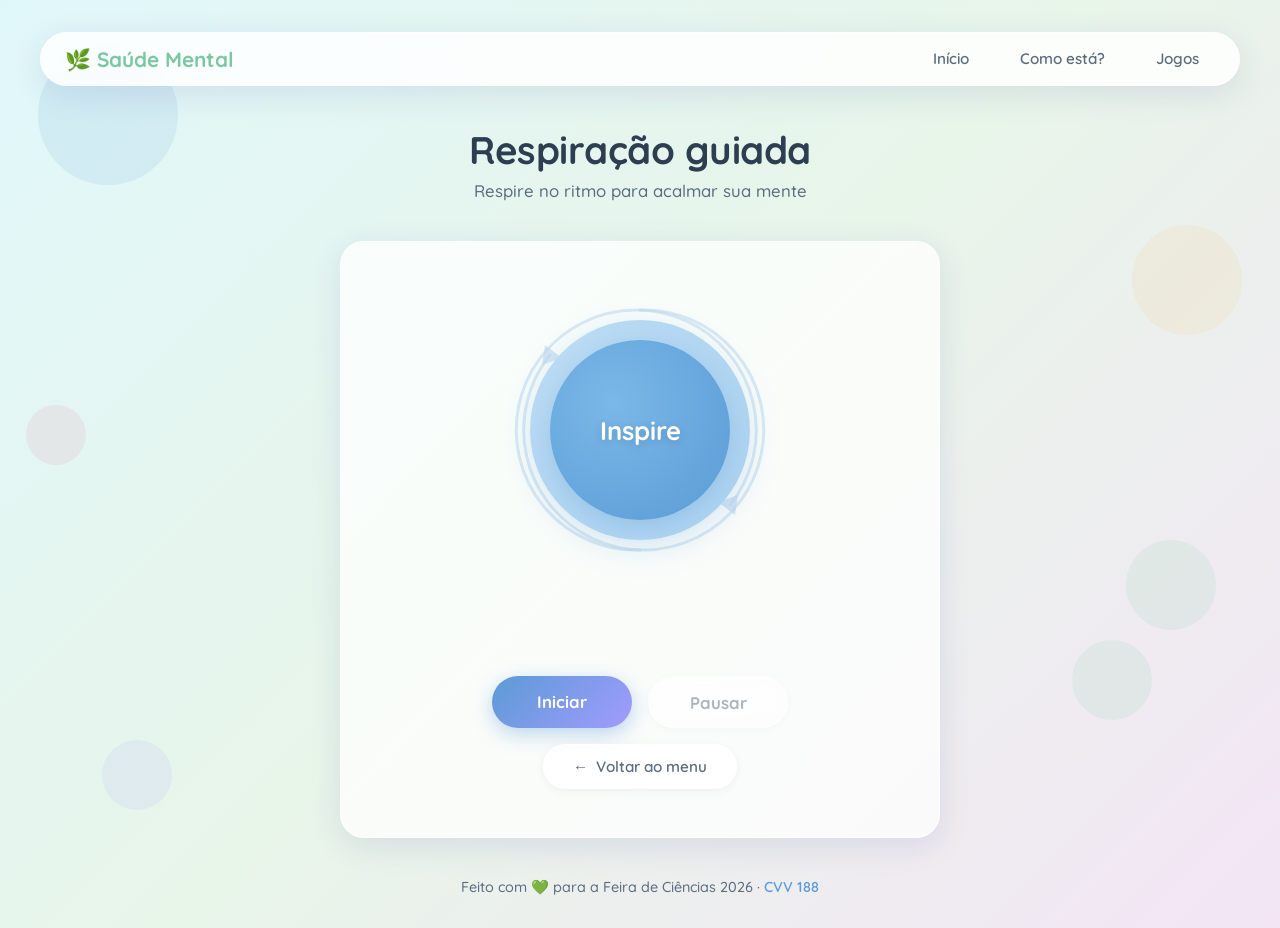
<file: jogo-respiracao.html>
<!DOCTYPE html>
<html lang="pt-BR">
<head>
    <meta charset="UTF-8">
    <meta name="viewport" content="width=device-width, initial-scale=1.0">
    <title>Respiração Guiada - Saúde Mental | Feira de Ciências</title>
    <link rel="preconnect" href="https://fonts.googleapis.com">
    <link rel="preconnect" href="https://fonts.gstatic.com" crossorigin>
    <link href="https://fonts.googleapis.com/css2?family=Quicksand:wght@300;400;500;600;700&display=swap" rel="stylesheet">
    <style>
        /* ===== RESET & BASE ===== */
        * {
            margin: 0;
            padding: 0;
            box-sizing: border-box;
        }

        :root {
            --cor-fundo: #e8f4f8;
            --cor-texto: #2c3e50;
            --cor-texto-suave: #5a6c7d;
            --cor-primaria: #5b9bd5;
            --cor-primaria-escura: #3a7bc8;
            --cor-sucesso: #7bc8a0;
            --cor-aviso: #f0c36d;
            --cor-roxo: #a29bfe;
            --cor-rosa: #e07a9e;
            --sombra: 0 8px 32px rgba(31, 38, 135, 0.1);
            --borda-radius: 24px;
            --transicao: all 0.4s cubic-bezier(0.23, 1, 0.32, 1);
        }

        body {
            font-family: 'Quicksand', sans-serif;
            background: linear-gradient(135deg, #e0f7fa 0%, #e8f5e9 50%, #f3e5f5 100%);
            min-height: 100vh;
            display: flex;
            flex-direction: column;
            align-items: center;
            padding: 2rem 1rem;
            position: relative;
            overflow-x: hidden;
            color: var(--cor-texto);
        }

        /* ===== DECORAÇÃO FLUTUANTE ===== */
        .decoracao {
            position: fixed;
            border-radius: 50%;
            opacity: 0.12;
            pointer-events: none;
            z-index: 0;
            animation: flutuar 10s ease-in-out infinite;
        }

        .decoracao:nth-child(1) {
            width: 140px; height: 140px;
            background: var(--cor-primaria);
            top: 5%; left: 3%;
            animation-delay: 0s;
        }
        .decoracao:nth-child(2) {
            width: 90px; height: 90px;
            background: var(--cor-sucesso);
            top: 60%; right: 5%;
            animation-delay: 2s;
        }
        .decoracao:nth-child(3) {
            width: 70px; height: 70px;
            background: var(--cor-roxo);
            bottom: 10%; left: 8%;
            animation-delay: 4s;
        }
        .decoracao:nth-child(4) {
            width: 110px; height: 110px;
            background: var(--cor-aviso);
            top: 25%; right: 3%;
            animation-delay: 1s;
        }
        .decoracao:nth-child(5) {
            width: 60px; height: 60px;
            background: var(--cor-rosa);
            top: 45%; left: 2%;
            animation-delay: 3s;
        }
        .decoracao:nth-child(6) {
            width: 80px; height: 80px;
            background: var(--cor-sucesso);
            bottom: 20%; right: 10%;
            animation-delay: 5s;
        }

        @keyframes flutuar {
            0%, 100% { transform: translateY(0) scale(1); }
            50% { transform: translateY(-30px) scale(1.05); }
        }

        /* ===== NAVEGAÇÃO ===== */
        nav {
            width: 100%;
            max-width: 1200px;
            background: rgba(255, 255, 255, 0.85);
            backdrop-filter: blur(16px);
            -webkit-backdrop-filter: blur(16px);
            border: 1px solid rgba(255, 255, 255, 0.6);
            border-radius: 50px;
            padding: 0.8rem 1.5rem;
            margin-bottom: 2.5rem;
            display: flex;
            justify-content: space-between;
            align-items: center;
            box-shadow: var(--sombra);
            position: relative;
            z-index: 10;
            animation: entrada 0.8s ease-out;
        }

        .nav-logo {
            font-size: 1.3rem;
            font-weight: 700;
            color: var(--cor-sucesso);
            text-decoration: none;
            display: flex;
            align-items: center;
            gap: 0.5rem;
        }

        .nav-links {
            display: flex;
            gap: 1.2rem;
            list-style: none;
        }

        .nav-links a {
            text-decoration: none;
            color: var(--cor-texto-suave);
            font-weight: 600;
            font-size: 0.95rem;
            padding: 0.4rem 1rem;
            border-radius: 50px;
            transition: var(--transicao);
        }

        .nav-links a:hover {
            background: rgba(91, 155, 213, 0.1);
            color: var(--cor-primaria);
        }

        /* ===== CONTEÚDO PRINCIPAL ===== */
        .container-jogo {
            width: 100%;
            max-width: 600px;
            position: relative;
            z-index: 1;
            animation: entrada 0.8s ease-out 0.1s both;
        }

        /* ===== TÍTULO ===== */
        .titulo-section {
            text-align: center;
            margin-bottom: 2.5rem;
        }

        .titulo-section h1 {
            font-size: 2.4rem;
            font-weight: 700;
            color: var(--cor-texto);
            margin-bottom: 0.4rem;
            letter-spacing: -0.5px;
        }

        .titulo-section p {
            font-size: 1.05rem;
            color: var(--cor-texto-suave);
            font-weight: 500;
        }

        /* ===== CARD PRINCIPAL ===== */
        .card-principal {
            background: rgba(255, 255, 255, 0.75);
            backdrop-filter: blur(16px);
            -webkit-backdrop-filter: blur(16px);
            border: 1px solid rgba(255, 255, 255, 0.6);
            border-radius: var(--borda-radius);
            box-shadow: var(--sombra);
            padding: 3rem 2rem;
            text-align: center;
            position: relative;
            overflow: hidden;
            display: flex;
            flex-direction: column;
            align-items: center;
            gap: 2.5rem;
        }

        /* ===== ÁREA DO CÍRCULO ===== */
        .circulo-area {
            position: relative;
            width: 280px;
            height: 280px;
            display: flex;
            align-items: center;
            justify-content: center;
        }

        /* Setas circulares (SVG) */
        .setas-ciclo {
            position: absolute;
            width: 100%;
            height: 100%;
            animation: girar-setas 20s linear infinite;
            pointer-events: none;
        }

        @keyframes girar-setas {
            from { transform: rotate(0deg); }
            to { transform: rotate(360deg); }
        }

        .setas-ciclo svg {
            width: 100%;
            height: 100%;
            opacity: 0.35;
        }

        /* Círculos */
        .circulo-fundo {
            width: 220px;
            height: 220px;
            border-radius: 50%;
            background: radial-gradient(circle at 35% 35%, #c2e0f5, #a8d0f0);
            box-shadow: 0 8px 32px rgba(91, 155, 213, 0.2);
            position: absolute;
        }

        .circulo-frente {
            width: 180px;
            height: 180px;
            border-radius: 50%;
            background: radial-gradient(circle at 35% 35%, #7ab8e8, #5b9bd5);
            box-shadow: 0 6px 24px rgba(91, 155, 213, 0.35);
            position: absolute;
            transition: transform 4s ease-in-out;
            display: flex;
            align-items: center;
            justify-content: center;
        }

        .circulo-frente.inspirar {
            transform: scale(1.25);
        }

        .circulo-frente.expirar {
            transform: scale(0.85);
        }

        /* Texto central */
        .texto-central {
            position: relative;
            z-index: 2;
            font-size: 1.6rem;
            font-weight: 700;
            color: white;
            text-shadow: 0 2px 8px rgba(0, 0, 0, 0.15);
            transition: opacity 0.6s ease, transform 0.6s ease;
            user-select: none;
        }

        .texto-central.fade-out {
            opacity: 0;
            transform: translateY(-8px);
        }

        .texto-central.fade-in {
            opacity: 0;
            transform: translateY(8px);
        }

        /* Contador visual */
        .contador-visual {
            font-size: 0.95rem;
            font-weight: 600;
            color: var(--cor-primaria-escura);
            margin-top: 0.3rem;
            opacity: 0;
            transition: opacity 0.4s ease;
            min-height: 1.4em;
        }

        .contador-visual.visivel {
            opacity: 1;
        }

        /* ===== BOTÕES ===== */
        .botoes {
            display: flex;
            flex-direction: column;
            align-items: center;
            gap: 1rem;
            width: 100%;
        }

        .grupo-botoes {
            display: flex;
            gap: 1rem;
            flex-wrap: wrap;
            justify-content: center;
        }

        .btn-acao {
            display: inline-flex;
            align-items: center;
            justify-content: center;
            gap: 0.5rem;
            background: linear-gradient(135deg, var(--cor-primaria), var(--cor-roxo));
            color: white;
            font-family: 'Quicksand', sans-serif;
            font-size: 1.05rem;
            font-weight: 700;
            padding: 0.9rem 2.5rem;
            border: none;
            border-radius: 50px;
            cursor: pointer;
            box-shadow: 0 6px 20px rgba(91, 155, 213, 0.4);
            transition: var(--transicao);
            position: relative;
            overflow: hidden;
            min-width: 140px;
        }

        .btn-acao::before {
            content: '';
            position: absolute;
            top: 0; left: -100%;
            width: 100%; height: 100%;
            background: linear-gradient(90deg, transparent, rgba(255,255,255,0.3), transparent);
            transition: 0.5s;
        }

        .btn-acao:hover:not(:disabled) {
            transform: translateY(-3px);
            box-shadow: 0 12px 30px rgba(91, 155, 213, 0.5);
        }

        .btn-acao:hover::before {
            left: 100%;
        }

        .btn-acao:active:not(:disabled) {
            transform: translateY(0);
        }

        .btn-acao:disabled {
            background: linear-gradient(135deg, #b0b0b0, #d0d0d0);
            cursor: not-allowed;
            box-shadow: none;
            opacity: 0.7;
        }

        .btn-pausar {
            display: inline-flex;
            align-items: center;
            justify-content: center;
            gap: 0.5rem;
            background: rgba(255, 255, 255, 0.6);
            backdrop-filter: blur(10px);
            color: var(--cor-texto-suave);
            font-family: 'Quicksand', sans-serif;
            font-size: 1.05rem;
            font-weight: 700;
            padding: 0.9rem 2.5rem;
            border: 1px solid rgba(255, 255, 255, 0.8);
            border-radius: 50px;
            cursor: pointer;
            transition: var(--transicao);
            box-shadow: 0 2px 10px rgba(0,0,0,0.05);
            min-width: 140px;
        }

        .btn-pausar:hover:not(:disabled) {
            background: rgba(255, 255, 255, 0.9);
            color: var(--cor-texto);
            transform: translateY(-2px);
            box-shadow: 0 6px 15px rgba(0,0,0,0.08);
        }

        .btn-pausar:disabled {
            opacity: 0.5;
            cursor: not-allowed;
        }

        .btn-voltar {
            display: inline-flex;
            align-items: center;
            gap: 0.5rem;
            background: rgba(255, 255, 255, 0.6);
            backdrop-filter: blur(10px);
            color: var(--cor-texto-suave);
            font-family: 'Quicksand', sans-serif;
            font-size: 0.95rem;
            font-weight: 600;
            padding: 0.75rem 1.8rem;
            border: 1px solid rgba(255, 255, 255, 0.8);
            border-radius: 50px;
            cursor: pointer;
            text-decoration: none;
            transition: var(--transicao);
            box-shadow: 0 2px 10px rgba(0,0,0,0.05);
        }

        .btn-voltar:hover {
            background: rgba(255, 255, 255, 0.9);
            color: var(--cor-texto);
            transform: translateY(-2px);
            box-shadow: 0 6px 15px rgba(0,0,0,0.08);
        }

        /* ===== FOOTER ===== */
        footer {
            margin-top: 2.5rem;
            text-align: center;
            position: relative;
            z-index: 1;
            animation: entrada 0.8s ease-out 0.3s both;
        }

        footer p {
            font-size: 0.9rem;
            color: var(--cor-texto-suave);
            font-weight: 500;
        }

        footer a {
            color: var(--cor-primaria);
            text-decoration: none;
            font-weight: 600;
        }

        /* ===== ANIMAÇÕES ===== */
        @keyframes entrada {
            from { opacity: 0; transform: translateY(30px); }
            to { opacity: 1; transform: translateY(0); }
        }

        /* ===== RESPONSIVIDADE ===== */
        @media (max-width: 768px) {
            nav {
                flex-direction: column;
                gap: 0.8rem;
                padding: 1rem;
                border-radius: 20px;
            }

            .nav-links {
                gap: 0.6rem;
                flex-wrap: wrap;
                justify-content: center;
            }

            .titulo-section h1 {
                font-size: 1.9rem;
            }

            .card-principal {
                padding: 2rem 1.2rem;
                border-radius: 20px;
            }

            .circulo-area {
                width: 240px;
                height: 240px;
            }

            .circulo-fundo {
                width: 190px;
                height: 190px;
            }

            .circulo-frente {
                width: 155px;
                height: 155px;
            }

            .texto-central {
                font-size: 1.35rem;
            }

            .btn-acao, .btn-pausar {
                width: 100%;
                padding: 0.9rem 2rem;
            }
        }
    </style>
</head>
<body>
    <!-- Decorações flutuantes -->
    <div class="decoracao"></div>
    <div class="decoracao"></div>
    <div class="decoracao"></div>
    <div class="decoracao"></div>
    <div class="decoracao"></div>
    <div class="decoracao"></div>

    <!-- Navegação -->
    <nav>
        <a href="index.html" class="nav-logo">🌿 Saúde Mental</a>
        <ul class="nav-links">
            <li><a href="index.html">Início</a></li>
            <li><a href="jogo.html">Como está?</a></li>
            <li><a href="menu-jogos.html">Jogos</a></li>
        </ul>
    </nav>

    <!-- Conteúdo principal -->
    <main class="container-jogo">
        <!-- Título -->
        <section class="titulo-section">
            <h1>Respiração guiada</h1>
            <p>Respire no ritmo para acalmar sua mente</p>
        </section>

        <!-- Card principal -->
        <div class="card-principal">
            <!-- Área do círculo com setas -->
            <div class="circulo-area">
                <!-- Setas circulares formando ciclo -->
                <div class="setas-ciclo" aria-hidden="true">
                    <svg viewBox="0 0 280 280" fill="none" xmlns="http://www.w3.org/2000/svg">
                        <path d="M140 20 A120 120 0 1 1 50 65" stroke="#5b9bd5" stroke-width="3" stroke-linecap="round" fill="none" opacity="0.6"/>
                        <path d="M140 20 A120 120 0 1 1 50 65" stroke="#5b9bd5" stroke-width="3" stroke-linecap="round" fill="none" opacity="0.6" transform="rotate(180 140 140)"/>
                        <polygon points="45,55 62,68 42,75" fill="#5b9bd5" opacity="0.7"/>
                        <polygon points="235,225 218,212 238,205" fill="#5b9bd5" opacity="0.7"/>
                    </svg>
                </div>

                <!-- Círculo de fundo (azul claro, fixo) -->
                <div class="circulo-fundo" aria-hidden="true"></div>

                <!-- Círculo da frente (azul escuro, animado) -->
                <div class="circulo-frente" id="circulo-frente" aria-hidden="true">
                    <span class="texto-central" id="texto-central">Inspire</span>
                </div>
            </div>

            <!-- Contador visual -->
            <div class="contador-visual" id="contador-visual"></div>

            <!-- Botões -->
            <div class="botoes">
                <div class="grupo-botoes">
                    <button class="btn-acao" id="btn-iniciar">Iniciar</button>
                    <button class="btn-pausar" id="btn-pausar" disabled>Pausar</button>
                </div>
                <a href="menu-jogos.html" class="btn-voltar">
                    <span>←</span>
                    <span>Voltar ao menu</span>
                </a>
            </div>
        </div>
    </main>

    <!-- Footer -->
    <footer>
        <p>Feito com 💚 para a Feira de Ciências 2026 · <a href="https://cvv.org.br/" target="_blank" rel="noopener noreferrer">CVV 188</a></p>
    </footer>

    <script>
        (function() {
            // Elementos
            const circuloFrente = document.getElementById('circulo-frente');
            const textoCentral = document.getElementById('texto-central');
            const contadorVisual = document.getElementById('contador-visual');
            const btnIniciar = document.getElementById('btn-iniciar');
            const btnPausar = document.getElementById('btn-pausar');

            // Estado
            let estado = 'inspire'; // 'inspire' | 'expire'
            let timerPrincipal = null;
            let timerContador = null;
            let rodando = false;
            const duracao = 4000; // 4 segundos

            // Atualiza o texto com fade suave
            function atualizarTexto(novoTexto) {
                textoCentral.classList.add('fade-out');

                setTimeout(() => {
                    textoCentral.textContent = novoTexto;
                    textoCentral.classList.remove('fade-out');
                    textoCentral.classList.add('fade-in');

                    // Força reflow para reiniciar a transição de entrada
                    void textoCentral.offsetWidth;

                    requestAnimationFrame(() => {
                        textoCentral.classList.remove('fade-in');
                    });
                }, 350);
            }

            // Contador regressivo visual
            function iniciarContador(segundos) {
                let restante = segundos;
                contadorVisual.textContent = restante + 's';
                contadorVisual.classList.add('visivel');

                if (timerContador) clearInterval(timerContador);

                timerContador = setInterval(() => {
                    restante--;
                    if (restante >= 0) {
                        contadorVisual.textContent = restante + 's';
                    } else {
                        clearInterval(timerContador);
                        timerContador = null;
                    }
                }, 1000);
            }

            function pararContador() {
                if (timerContador) {
                    clearInterval(timerContador);
                    timerContador = null;
                }
                contadorVisual.classList.remove('visivel');
            }

            // Alterna entre inspire e expire
            function alternarEstado() {
                if (!rodando) return;

                if (estado === 'inspire') {
                    estado = 'expire';
                    circuloFrente.classList.remove('inspirar');
                    circuloFrente.classList.add('expirar');
                    atualizarTexto('Expire');
                    iniciarContador(4);
                } else {
                    estado = 'inspire';
                    circuloFrente.classList.remove('expirar');
                    circuloFrente.classList.add('inspirar');
                    atualizarTexto('Inspire');
                    iniciarContador(4);
                }

                // Próximo ciclo
                timerPrincipal = setTimeout(alternarEstado, duracao);
            }

            // Inicia o ciclo (sempre começa em Inspire)
            function iniciar() {
                if (rodando) return;
                rodando = true;

                estado = 'inspire';
                circuloFrente.classList.remove('expirar');
                circuloFrente.classList.add('inspirar');
                atualizarTexto('Inspire');
                iniciarContador(4);

                btnIniciar.disabled = true;
                btnPausar.disabled = false;

                timerPrincipal = setTimeout(alternarEstado, duracao);
            }

            // Pausa o ciclo, mantendo o estado atual
            function pausar() {
                if (!rodando) return;
                rodando = false;

                if (timerPrincipal) {
                    clearTimeout(timerPrincipal);
                    timerPrincipal = null;
                }

                pararContador();

                btnIniciar.disabled = false;
                btnIniciar.textContent = 'Continuar';
                btnPausar.disabled = true;
            }

            // Eventos
            btnIniciar.addEventListener('click', iniciar);
            btnPausar.addEventListener('click', pausar);
        })();
    </script>
</body>
</html>
</file>
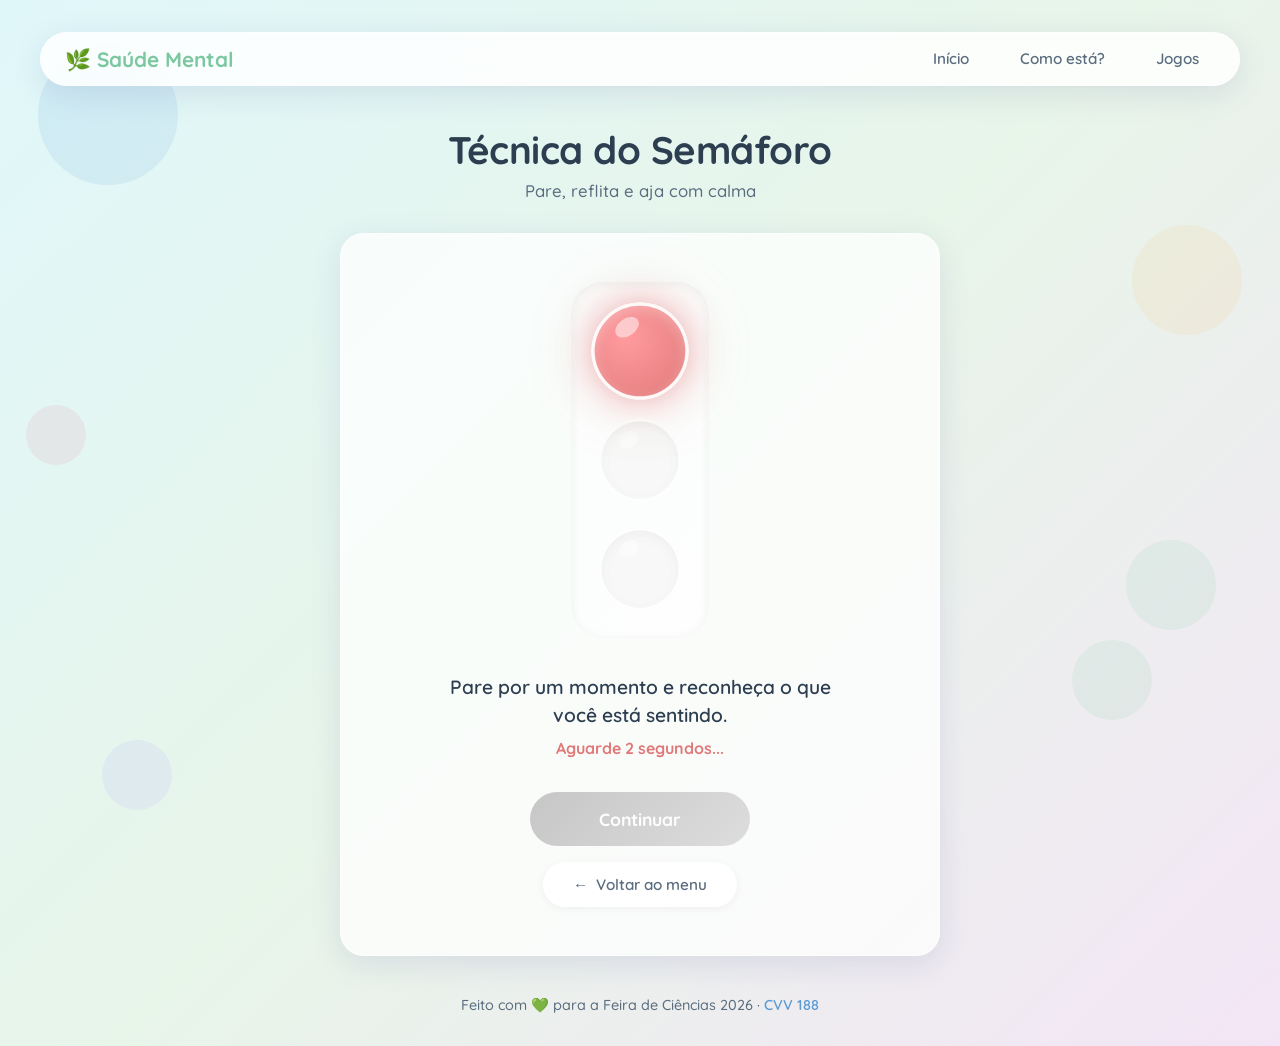
<file: jogo-semaforo.html>
<!DOCTYPE html>
<html lang="pt-BR">
<head>
    <meta charset="UTF-8">
    <meta name="viewport" content="width=device-width, initial-scale=1.0">
    <title>Técnica do Semáforo - Saúde Mental | Feira de Ciências</title>
    <link rel="preconnect" href="https://fonts.googleapis.com">
    <link rel="preconnect" href="https://fonts.gstatic.com" crossorigin>
    <link href="https://fonts.googleapis.com/css2?family=Quicksand:wght@300;400;500;600;700&display=swap" rel="stylesheet">
    <style>
        /* ===== RESET & BASE ===== */
        * {
            margin: 0;
            padding: 0;
            box-sizing: border-box;
        }

        :root {
            --cor-fundo: #e8f4f8;
            --cor-texto: #2c3e50;
            --cor-texto-suave: #5a6c7d;
            --cor-primaria: #5b9bd5;
            --cor-sucesso: #7bc8a0;
            --cor-aviso: #f0c36d;
            --cor-perigo: #e07a7a;
            --cor-roxo: #a29bfe;
            --cor-rosa: #e07a9e;
            --sombra: 0 8px 32px rgba(31, 38, 135, 0.1);
            --borda-radius: 24px;
            --transicao: all 0.4s cubic-bezier(0.23, 1, 0.32, 1);
        }

        body {
            font-family: 'Quicksand', sans-serif;
            background: linear-gradient(135deg, #e0f7fa 0%, #e8f5e9 50%, #f3e5f5 100%);
            min-height: 100vh;
            display: flex;
            flex-direction: column;
            align-items: center;
            padding: 2rem 1rem;
            position: relative;
            overflow-x: hidden;
            color: var(--cor-texto);
        }

        /* ===== DECORAÇÃO FLUTUANTE ===== */
        .decoracao {
            position: fixed;
            border-radius: 50%;
            opacity: 0.12;
            pointer-events: none;
            z-index: 0;
            animation: flutuar 10s ease-in-out infinite;
        }

        .decoracao:nth-child(1) {
            width: 140px; height: 140px;
            background: var(--cor-primaria);
            top: 5%; left: 3%;
            animation-delay: 0s;
        }
        .decoracao:nth-child(2) {
            width: 90px; height: 90px;
            background: var(--cor-sucesso);
            top: 60%; right: 5%;
            animation-delay: 2s;
        }
        .decoracao:nth-child(3) {
            width: 70px; height: 70px;
            background: var(--cor-roxo);
            bottom: 10%; left: 8%;
            animation-delay: 4s;
        }
        .decoracao:nth-child(4) {
            width: 110px; height: 110px;
            background: var(--cor-aviso);
            top: 25%; right: 3%;
            animation-delay: 1s;
        }
        .decoracao:nth-child(5) {
            width: 60px; height: 60px;
            background: var(--cor-rosa);
            top: 45%; left: 2%;
            animation-delay: 3s;
        }
        .decoracao:nth-child(6) {
            width: 80px; height: 80px;
            background: var(--cor-sucesso);
            bottom: 20%; right: 10%;
            animation-delay: 5s;
        }

        @keyframes flutuar {
            0%, 100% { transform: translateY(0) scale(1); }
            50% { transform: translateY(-30px) scale(1.05); }
        }

        /* ===== NAVEGAÇÃO ===== */
        nav {
            width: 100%;
            max-width: 1200px;
            background: rgba(255, 255, 255, 0.85);
            backdrop-filter: blur(16px);
            -webkit-backdrop-filter: blur(16px);
            border: 1px solid rgba(255, 255, 255, 0.6);
            border-radius: 50px;
            padding: 0.8rem 1.5rem;
            margin-bottom: 2.5rem;
            display: flex;
            justify-content: space-between;
            align-items: center;
            box-shadow: var(--sombra);
            position: relative;
            z-index: 10;
            animation: entrada 0.8s ease-out;
        }

        .nav-logo {
            font-size: 1.3rem;
            font-weight: 700;
            color: var(--cor-sucesso);
            text-decoration: none;
            display: flex;
            align-items: center;
            gap: 0.5rem;
        }

        .nav-links {
            display: flex;
            gap: 1.2rem;
            list-style: none;
        }

        .nav-links a {
            text-decoration: none;
            color: var(--cor-texto-suave);
            font-weight: 600;
            font-size: 0.95rem;
            padding: 0.4rem 1rem;
            border-radius: 50px;
            transition: var(--transicao);
        }

        .nav-links a:hover {
            background: rgba(91, 155, 213, 0.1);
            color: var(--cor-primaria);
        }

        /* ===== CONTEÚDO PRINCIPAL ===== */
        .container-jogo {
            width: 100%;
            max-width: 600px;
            position: relative;
            z-index: 1;
            animation: entrada 0.8s ease-out 0.1s both;
        }

        /* ===== TÍTULO ===== */
        .titulo-section {
            text-align: center;
            margin-bottom: 2rem;
        }

        .titulo-section h1 {
            font-size: 2.4rem;
            font-weight: 700;
            color: var(--cor-texto);
            margin-bottom: 0.4rem;
            letter-spacing: -0.5px;
        }

        .titulo-section p {
            font-size: 1.05rem;
            color: var(--cor-texto-suave);
            font-weight: 500;
        }

        /* ===== CARD PRINCIPAL ===== */
        .card-principal {
            background: rgba(255, 255, 255, 0.75);
            backdrop-filter: blur(16px);
            -webkit-backdrop-filter: blur(16px);
            border: 1px solid rgba(255, 255, 255, 0.6);
            border-radius: var(--borda-radius);
            box-shadow: var(--sombra);
            padding: 3rem 2.5rem;
            text-align: center;
            position: relative;
            overflow: hidden;
            display: flex;
            flex-direction: column;
            align-items: center;
            gap: 2rem;
        }

        /* ===== SEMÁFORO ===== */
        .semaforo {
            display: flex;
            flex-direction: column;
            align-items: center;
            gap: 1.2rem;
            padding: 1.5rem;
            background: rgba(255, 255, 255, 0.5);
            border-radius: 32px;
            box-shadow: inset 0 2px 12px rgba(0,0,0,0.06);
        }

        .luz {
            width: 90px;
            height: 90px;
            border-radius: 50%;
            background: rgba(200, 200, 200, 0.25);
            border: 3px solid rgba(255, 255, 255, 0.8);
            box-shadow: inset 0 4px 12px rgba(0,0,0,0.08);
            transition: var(--transicao);
            position: relative;
            opacity: 0.45;
            transform: scale(0.92);
        }

        .luz::after {
            content: '';
            position: absolute;
            top: 12px;
            left: 18px;
            width: 24px;
            height: 16px;
            border-radius: 50%;
            background: rgba(255, 255, 255, 0.5);
            transform: rotate(-35deg);
            transition: var(--transicao);
        }

        .luz.ativa {
            opacity: 1;
            transform: scale(1.08);
            border-color: rgba(255, 255, 255, 0.95);
        }

        .luz.vermelha.ativa {
            background: radial-gradient(circle at 35% 35%, #ff9a9e, #e07a7a);
            box-shadow:
                0 0 30px rgba(224, 122, 122, 0.5),
                0 0 60px rgba(224, 122, 122, 0.25),
                inset 0 4px 12px rgba(255, 255, 255, 0.3);
        }

        .luz.amarela.ativa {
            background: radial-gradient(circle at 35% 35%, #ffeaa7, #f0c36d);
            box-shadow:
                0 0 30px rgba(240, 195, 109, 0.5),
                0 0 60px rgba(240, 195, 109, 0.25),
                inset 0 4px 12px rgba(255, 255, 255, 0.3);
        }

        .luz.verde.ativa {
            background: radial-gradient(circle at 35% 35%, #a8e6cf, #7bc8a0);
            box-shadow:
                0 0 30px rgba(123, 200, 160, 0.5),
                0 0 60px rgba(123, 200, 160, 0.25),
                inset 0 4px 12px rgba(255, 255, 255, 0.3);
        }

        /* Animação de acender */
        @keyframes acender {
            0% { transform: scale(0.85); opacity: 0.5; }
            50% { transform: scale(1.15); }
            100% { transform: scale(1.08); opacity: 1; }
        }

        .luz.ativa.animar {
            animation: acender 0.5s ease-out;
        }

        /* ===== MENSAGEM ===== */
        .mensagem-area {
            min-height: 90px;
            display: flex;
            flex-direction: column;
            align-items: center;
            justify-content: center;
            gap: 0.5rem;
            transition: var(--transicao);
        }

        .mensagem-texto {
            font-size: 1.2rem;
            font-weight: 600;
            color: var(--cor-texto);
            line-height: 1.5;
            max-width: 400px;
            opacity: 1;
            transform: translateY(0);
            transition: opacity 0.4s ease, transform 0.4s ease;
        }

        .mensagem-texto.saindo {
            opacity: 0;
            transform: translateY(10px);
        }

        .mensagem-texto.entrando {
            opacity: 0;
            transform: translateY(-10px);
        }

        .contador {
            font-size: 1rem;
            font-weight: 700;
            color: var(--cor-perigo);
            opacity: 0;
            transform: translateY(5px);
            transition: var(--transicao);
        }

        .contador.visivel {
            opacity: 1;
            transform: translateY(0);
        }

        /* ===== BOTÕES ===== */
        .botoes {
            display: flex;
            flex-direction: column;
            align-items: center;
            gap: 1rem;
            width: 100%;
        }

        .btn-acao {
            display: inline-flex;
            align-items: center;
            justify-content: center;
            gap: 0.5rem;
            background: linear-gradient(135deg, var(--cor-primaria), var(--cor-roxo));
            color: white;
            font-family: 'Quicksand', sans-serif;
            font-size: 1.1rem;
            font-weight: 700;
            padding: 1rem 3rem;
            border: none;
            border-radius: 50px;
            cursor: pointer;
            box-shadow: 0 6px 20px rgba(91, 155, 213, 0.4);
            transition: var(--transicao);
            position: relative;
            overflow: hidden;
            min-width: 220px;
        }

        .btn-acao::before {
            content: '';
            position: absolute;
            top: 0; left: -100%;
            width: 100%; height: 100%;
            background: linear-gradient(90deg, transparent, rgba(255,255,255,0.3), transparent);
            transition: 0.5s;
        }

        .btn-acao:hover:not(:disabled) {
            transform: translateY(-3px);
            box-shadow: 0 12px 30px rgba(91, 155, 213, 0.5);
        }

        .btn-acao:hover::before {
            left: 100%;
        }

        .btn-acao:active:not(:disabled) {
            transform: translateY(0);
        }

        .btn-acao:disabled {
            background: linear-gradient(135deg, #b0b0b0, #d0d0d0);
            cursor: not-allowed;
            box-shadow: none;
            opacity: 0.7;
        }

        .btn-voltar {
            display: inline-flex;
            align-items: center;
            gap: 0.5rem;
            background: rgba(255, 255, 255, 0.6);
            backdrop-filter: blur(10px);
            color: var(--cor-texto-suave);
            font-family: 'Quicksand', sans-serif;
            font-size: 0.95rem;
            font-weight: 600;
            padding: 0.75rem 1.8rem;
            border: 1px solid rgba(255, 255, 255, 0.8);
            border-radius: 50px;
            cursor: pointer;
            text-decoration: none;
            transition: var(--transicao);
            box-shadow: 0 2px 10px rgba(0,0,0,0.05);
        }

        .btn-voltar:hover {
            background: rgba(255, 255, 255, 0.9);
            color: var(--cor-texto);
            transform: translateY(-2px);
            box-shadow: 0 6px 15px rgba(0,0,0,0.08);
        }

        /* ===== FOOTER ===== */
        footer {
            margin-top: 2.5rem;
            text-align: center;
            position: relative;
            z-index: 1;
            animation: entrada 0.8s ease-out 0.3s both;
        }

        footer p {
            font-size: 0.9rem;
            color: var(--cor-texto-suave);
            font-weight: 500;
        }

        footer a {
            color: var(--cor-primaria);
            text-decoration: none;
            font-weight: 600;
        }

        /* ===== ANIMAÇÕES ===== */
        @keyframes entrada {
            from { opacity: 0; transform: translateY(30px); }
            to { opacity: 1; transform: translateY(0); }
        }

        /* ===== RESPONSIVIDADE ===== */
        @media (max-width: 768px) {
            nav {
                flex-direction: column;
                gap: 0.8rem;
                padding: 1rem;
                border-radius: 20px;
            }

            .nav-links {
                gap: 0.6rem;
                flex-wrap: wrap;
                justify-content: center;
            }

            .titulo-section h1 {
                font-size: 1.9rem;
            }

            .card-principal {
                padding: 2rem 1.5rem;
                border-radius: 20px;
            }

            .luz {
                width: 75px;
                height: 75px;
            }

            .mensagem-texto {
                font-size: 1.05rem;
            }

            .btn-acao {
                width: 100%;
                padding: 1rem 2rem;
            }
        }
    </style>
</head>
<body>
    <!-- Decorações flutuantes -->
    <div class="decoracao"></div>
    <div class="decoracao"></div>
    <div class="decoracao"></div>
    <div class="decoracao"></div>
    <div class="decoracao"></div>
    <div class="decoracao"></div>

    <!-- Navegação -->
    <nav>
        <a href="index.html" class="nav-logo">🌿 Saúde Mental</a>
        <ul class="nav-links">
            <li><a href="index.html">Início</a></li>
            <li><a href="jogo.html">Como está?</a></li>
            <li><a href="menu-jogos.html">Jogos</a></li>
        </ul>
    </nav>

    <!-- Conteúdo principal -->
    <main class="container-jogo">
        <!-- Título -->
        <section class="titulo-section">
            <h1>Técnica do Semáforo</h1>
            <p>Pare, reflita e aja com calma</p>
        </section>

        <!-- Card principal -->
        <div class="card-principal">
            <!-- Semáforo -->
            <div class="semaforo" id="semaforo" role="img" aria-label="Semáforo emocional">
                <div class="luz vermelha" id="luz-vermelha" aria-hidden="true"></div>
                <div class="luz amarela" id="luz-amarela" aria-hidden="true"></div>
                <div class="luz verde" id="luz-verde" aria-hidden="true"></div>
            </div>

            <!-- Mensagem dinâmica -->
            <div class="mensagem-area">
                <p class="mensagem-texto" id="mensagem">Pare por um momento e reconheça o que você está sentindo.</p>
                <span class="contador" id="contador"></span>
            </div>

            <!-- Botões -->
            <div class="botoes">
                <button class="btn-acao" id="btn-acao">Continuar</button>
                <a href="menu-jogos.html" class="btn-voltar">
                    <span>←</span>
                    <span>Voltar ao menu</span>
                </a>
            </div>
        </div>
    </main>

    <!-- Footer -->
    <footer>
        <p>Feito com 💚 para a Feira de Ciências 2026 · <a href="https://cvv.org.br/" target="_blank" rel="noopener noreferrer">CVV 188</a></p>
    </footer>

    <script>
        (function() {
            // Estados do semáforo
            const estados = [
                {
                    cor: 'vermelha',
                    mensagem: 'Pare por um momento e reconheça o que você está sentindo.',
                    botao: 'Continuar',
                    pausa: 3 // segundos de espera
                },
                {
                    cor: 'amarela',
                    mensagem: 'Respire, pense e reflita antes de agir.',
                    botao: 'Próximo',
                    pausa: 0
                },
                {
                    cor: 'verde',
                    mensagem: 'Aja com calma e escolha o que te faz bem.',
                    botao: 'Recomeçar',
                    pausa: 0
                }
            ];

            let estadoAtual = 0;
            let timer = null;

            // Elementos
            const luzVermelha = document.getElementById('luz-vermelha');
            const luzAmarela = document.getElementById('luz-amarela');
            const luzVerde = document.getElementById('luz-verde');
            const mensagem = document.getElementById('mensagem');
            const contador = document.getElementById('contador');
            const btnAcao = document.getElementById('btn-acao');

            const luzes = {
                vermelha: luzVermelha,
                amarela: luzAmarela,
                verde: luzVerde
            };

            // Vibração suave no mobile
            function vibrar() {
                if (navigator.vibrate) {
                    navigator.vibrate(40);
                }
            }

            // Atualiza a interface do semáforo
            function atualizarSemaforo() {
                const estado = estados[estadoAtual];

                // Atualiza luzes
                Object.keys(luzes).forEach(cor => {
                    luzes[cor].classList.remove('ativa', 'animar');
                });

                // Pequeno delay para animação de troca
                setTimeout(() => {
                    luzes[estado.cor].classList.add('ativa', 'animar');
                    vibrar();
                }, 50);

                // Animação de fade na mensagem
                mensagem.classList.add('saindo');

                setTimeout(() => {
                    mensagem.textContent = estado.mensagem;
                    mensagem.classList.remove('saindo');
                    mensagem.classList.add('entrando');

                    void mensagem.offsetWidth; // reflow

                    mensagem.classList.remove('entrando');
                }, 300);

                // Atualiza botão
                btnAcao.textContent = estado.botao;

                // Contador no vermelho
                if (estado.pausa > 0) {
                    btnAcao.disabled = true;
                    let segundos = estado.pausa;
                    contador.textContent = 'Aguarde ' + segundos + ' segundo' + (segundos > 1 ? 's' : '') + '...';
                    contador.classList.add('visivel');

                    timer = setInterval(() => {
                        segundos--;
                        if (segundos > 0) {
                            contador.textContent = 'Aguarde ' + segundos + ' segundo' + (segundos > 1 ? 's' : '') + '...';
                        } else {
                            clearInterval(timer);
                            timer = null;
                            contador.classList.remove('visivel');
                            btnAcao.disabled = false;
                        }
                    }, 1000);
                } else {
                    contador.classList.remove('visivel');
                    btnAcao.disabled = false;
                }
            }

            // Avança para o próximo estado
            btnAcao.addEventListener('click', function() {
                if (btnAcao.disabled) return;

                estadoAtual = (estadoAtual + 1) % estados.length;
                atualizarSemaforo();
            });

            // Inicializa
            atualizarSemaforo();
        })();
    </script>
</body>
</html>
</file>
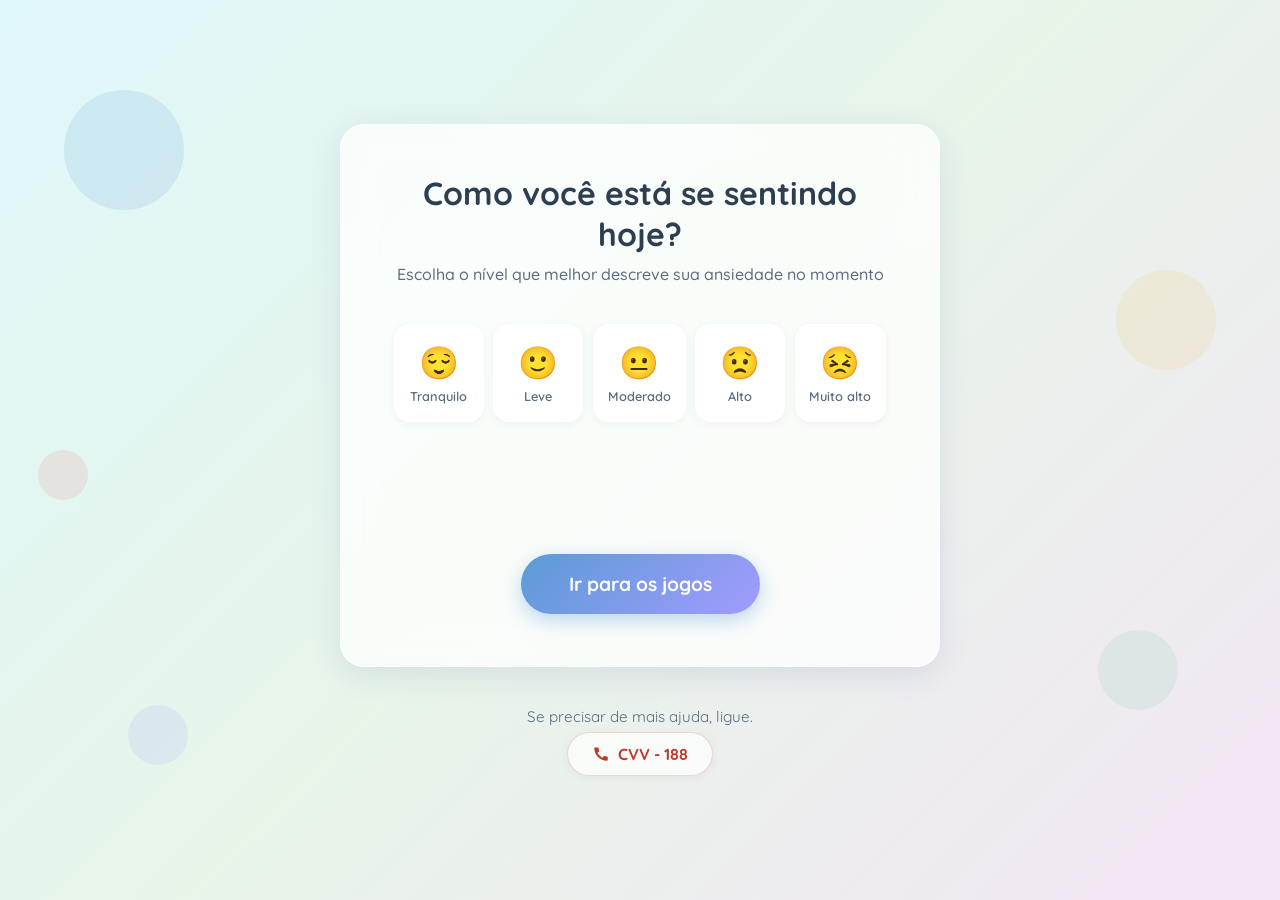
<file: jogo.html>
<!DOCTYPE html>
<html lang="pt-BR">
<head>
    <meta charset="UTF-8">
    <meta name="viewport" content="width=device-width, initial-scale=1.0">
    <title>Mini Jogos - Saúde Mental | Feira de Ciências</title>
    <link rel="preconnect" href="https://fonts.googleapis.com">
    <link rel="preconnect" href="https://fonts.gstatic.com" crossorigin>
    <link href="https://fonts.googleapis.com/css2?family=Quicksand:wght@300;400;500;600;700&display=swap" rel="stylesheet">
    <style>
        /* ===== RESET & BASE ===== */
        * {
            margin: 0;
            padding: 0;
            box-sizing: border-box;
        }

        :root {
            --cor-fundo: #e8f4f8;
            --cor-fundo-card: rgba(255, 255, 255, 0.75);
            --cor-texto: #2c3e50;
            --cor-texto-suave: #5a6c7d;
            --cor-primaria: #5b9bd5;
            --cor-primaria-hover: #4a8bc2;
            --cor-sucesso: #7bc8a0;
            --cor-aviso: #f0c36d;
            --cor-perigo: #e07a7a;
            --cor-perigo-forte: #c0392b;
            --cor-roxo: #a29bfe;
            --cor-roxo-hover: #b3abf7;
            --sombra: 0 8px 32px rgba(31, 38, 135, 0.1);
            --borda-radius: 24px;
            --transicao: all 0.4s cubic-bezier(0.23, 1, 0.32, 1);
        }

        body {
            font-family: 'Quicksand', sans-serif;
            background: linear-gradient(135deg, #e0f7fa 0%, #e8f5e9 50%, #f3e5f5 100%);
            min-height: 100vh;
            display: flex;
            flex-direction: column;
            align-items: center;
            justify-content: center;
            padding: 2rem 1rem;
            position: relative;
            overflow-x: hidden;
            color: var(--cor-texto);
        }

        /* ===== DECORAÇÃO FLUTUANTE ===== */
        .decoracao {
            position: fixed;
            border-radius: 50%;
            opacity: 0.15;
            pointer-events: none;
            z-index: 0;
            animation: flutuar 8s ease-in-out infinite;
        }

        .decoracao:nth-child(1) {
            width: 120px; height: 120px;
            background: var(--cor-primaria);
            top: 10%; left: 5%;
            animation-delay: 0s;
        }
        .decoracao:nth-child(2) {
            width: 80px; height: 80px;
            background: var(--cor-sucesso);
            top: 70%; right: 8%;
            animation-delay: 2s;
        }
        .decoracao:nth-child(3) {
            width: 60px; height: 60px;
            background: var(--cor-roxo);
            bottom: 15%; left: 10%;
            animation-delay: 4s;
        }
        .decoracao:nth-child(4) {
            width: 100px; height: 100px;
            background: var(--cor-aviso);
            top: 30%; right: 5%;
            animation-delay: 1s;
        }
        .decoracao:nth-child(5) {
            width: 50px; height: 50px;
            background: var(--cor-perigo);
            top: 50%; left: 3%;
            animation-delay: 3s;
        }

        @keyframes flutuar {
            0%, 100% { transform: translateY(0) scale(1); }
            50% { transform: translateY(-25px) scale(1.05); }
        }

        /* ===== CARD PRINCIPAL ===== */
        .card-principal {
            background: var(--cor-fundo-card);
            backdrop-filter: blur(16px);
            -webkit-backdrop-filter: blur(16px);
            border: 1px solid rgba(255, 255, 255, 0.6);
            border-radius: var(--borda-radius);
            box-shadow: var(--sombra);
            padding: 3rem 2.5rem;
            max-width: 600px;
            width: 100%;
            text-align: center;
            position: relative;
            z-index: 1;
            animation: entrada 0.8s ease-out;
        }

        @keyframes entrada {
            from { opacity: 0; transform: translateY(30px); }
            to { opacity: 1; transform: translateY(0); }
        }

        /* ===== TÍTULO ===== */
        .titulo-principal {
            font-size: 2rem;
            font-weight: 700;
            color: var(--cor-texto);
            margin-bottom: 0.5rem;
            line-height: 1.3;
        }

        .subtitulo {
            font-size: 1rem;
            color: var(--cor-texto-suave);
            margin-bottom: 2.5rem;
            font-weight: 500;
        }

        /* ===== MEDIDOR DE ANSIEDADE ===== */
        .medidor-container {
            margin-bottom: 2.5rem;
        }

        .medidor-label {
            font-size: 1.1rem;
            font-weight: 600;
            color: var(--cor-texto);
            margin-bottom: 1.2rem;
            display: block;
        }

        .niveis {
            display: flex;
            justify-content: center;
            gap: 0.6rem;
            flex-wrap: wrap;
            margin-bottom: 1.5rem;
        }

        .nivel-btn {
            background: rgba(255, 255, 255, 0.9);
            border: 2px solid transparent;
            border-radius: 16px;
            padding: 1rem 0.8rem;
            min-width: 90px;
            cursor: pointer;
            transition: var(--transicao);
            display: flex;
            flex-direction: column;
            align-items: center;
            gap: 0.4rem;
            font-family: 'Quicksand', sans-serif;
            box-shadow: 0 2px 8px rgba(0,0,0,0.05);
        }

        .nivel-btn .emoji {
            font-size: 2rem;
            transition: transform 0.3s ease;
        }

        .nivel-btn .texto {
            font-size: 0.8rem;
            font-weight: 600;
            color: var(--cor-texto-suave);
        }

        .nivel-btn:hover {
            transform: translateY(-4px);
            box-shadow: 0 8px 20px rgba(0,0,0,0.1);
        }

        .nivel-btn:hover .emoji {
            transform: scale(1.2);
        }

        /* Estados ativos por nível */
        .nivel-btn[data-nivel="1"].ativo {
            border-color: var(--cor-sucesso);
            background: rgba(123, 200, 160, 0.15);
            box-shadow: 0 4px 15px rgba(123, 200, 160, 0.3);
        }
        .nivel-btn[data-nivel="2"].ativo {
            border-color: #88c9a1;
            background: rgba(136, 201, 161, 0.15);
            box-shadow: 0 4px 15px rgba(136, 201, 161, 0.3);
        }
        .nivel-btn[data-nivel="3"].ativo {
            border-color: var(--cor-aviso);
            background: rgba(240, 195, 109, 0.15);
            box-shadow: 0 4px 15px rgba(240, 195, 109, 0.3);
        }
        .nivel-btn[data-nivel="4"].ativo {
            border-color: #e0a070;
            background: rgba(224, 160, 112, 0.15);
            box-shadow: 0 4px 15px rgba(224, 160, 112, 0.3);
        }
        .nivel-btn[data-nivel="5"].ativo {
            border-color: var(--cor-perigo);
            background: rgba(224, 122, 122, 0.15);
            box-shadow: 0 4px 15px rgba(224, 122, 122, 0.3);
        }

        .nivel-btn.ativo .texto {
            color: var(--cor-texto);
            font-weight: 700;
        }

        /* ===== FEEDBACK ===== */
        .feedback {
            min-height: 60px;
            display: flex;
            flex-direction: column;
            align-items: center;
            justify-content: center;
            gap: 0.3rem;
            opacity: 0;
            transform: translateY(10px);
            transition: var(--transicao);
        }

        .feedback.visivel {
            opacity: 1;
            transform: translateY(0);
        }

        .feedback-emoji {
            font-size: 2.5rem;
            animation: pulsar 2s ease-in-out infinite;
        }

        @keyframes pulsar {
            0%, 100% { transform: scale(1); }
            50% { transform: scale(1.1); }
        }

        .feedback-texto {
            font-size: 1.05rem;
            font-weight: 600;
            color: var(--cor-texto);
        }

        .feedback-dica {
            font-size: 0.9rem;
            color: var(--cor-texto-suave);
            font-weight: 500;
        }

        /* ===== BOTÃO PRINCIPAL ===== */
        .btn-jogos {
            display: inline-block;
            background: linear-gradient(135deg, var(--cor-primaria), var(--cor-roxo));
            color: white;
            font-family: 'Quicksand', sans-serif;
            font-size: 1.2rem;
            font-weight: 700;
            padding: 1.1rem 3rem;
            border: none;
            border-radius: 50px;
            cursor: pointer;
            text-decoration: none;
            box-shadow: 0 6px 20px rgba(91, 155, 213, 0.4);
            transition: var(--transicao);
            position: relative;
            overflow: hidden;
            margin-top: 0.5rem;
        }

        .btn-jogos::before {
            content: '';
            position: absolute;
            top: 0; left: -100%;
            width: 100%; height: 100%;
            background: linear-gradient(90deg, transparent, rgba(255,255,255,0.3), transparent);
            transition: 0.5s;
        }

        .btn-jogos:hover {
            transform: translateY(-3px);
            box-shadow: 0 12px 30px rgba(91, 155, 213, 0.5);
        }

        .btn-jogos:hover::before {
            left: 100%;
        }

        .btn-jogos:active {
            transform: translateY(0);
        }

        /* ===== FOOTER ===== */
        .footer-ajuda {
            margin-top: 2.5rem;
            text-align: center;
            position: relative;
            z-index: 1;
            animation: entrada 1s ease-out 0.3s both;
        }

        .footer-texto {
            font-size: 0.95rem;
            color: var(--cor-texto-suave);
            margin-bottom: 0.4rem;
        }

        .footer-link {
            display: inline-flex;
            align-items: center;
            gap: 0.5rem;
            background: rgba(255, 255, 255, 0.7);
            backdrop-filter: blur(10px);
            padding: 0.7rem 1.5rem;
            border-radius: 50px;
            text-decoration: none;
            color: var(--cor-perigo-forte);
            font-weight: 700;
            font-size: 1rem;
            border: 1px solid rgba(192, 57, 43, 0.2);
            transition: var(--transicao);
            box-shadow: 0 2px 10px rgba(0,0,0,0.05);
        }

        .footer-link:hover {
            background: rgba(192, 57, 43, 0.1);
            border-color: rgba(192, 57, 43, 0.4);
            transform: translateY(-2px);
            box-shadow: 0 6px 15px rgba(192, 57, 43, 0.15);
        }

        .footer-link svg {
            width: 18px;
            height: 18px;
            fill: currentColor;
        }

        /* ===== RESPONSIVIDADE ===== */
        @media (max-width: 600px) {
            .card-principal {
                padding: 2rem 1.5rem;
                border-radius: 20px;
            }

            .titulo-principal {
                font-size: 1.6rem;
            }

            .subtitulo {
                font-size: 0.9rem;
            }

            .niveis {
                gap: 0.4rem;
            }

            .nivel-btn {
                min-width: 70px;
                padding: 0.8rem 0.5rem;
                border-radius: 12px;
            }

            .nivel-btn .emoji {
                font-size: 1.6rem;
            }

            .nivel-btn .texto {
                font-size: 0.7rem;
            }

            .btn-jogos {
                font-size: 1rem;
                padding: 1rem 2.5rem;
                width: 100%;
            }

            .feedback-emoji {
                font-size: 2rem;
            }
        }

        @media (max-width: 360px) {
            .nivel-btn {
                min-width: 60px;
                padding: 0.6rem 0.4rem;
            }
            .nivel-btn .emoji {
                font-size: 1.4rem;
            }
        }
    </style>
</head>
<body>
    <!-- Decorações flutuantes -->
    <div class="decoracao"></div>
    <div class="decoracao"></div>
    <div class="decoracao"></div>
    <div class="decoracao"></div>
    <div class="decoracao"></div>

    <!-- Card principal -->
    <main class="card-principal">
        <h1 class="titulo-principal">Como você está se sentindo hoje?</h1>
        <p class="subtitulo">Escolha o nível que melhor descreve sua ansiedade no momento</p>

        <div class="medidor-container">
            <div class="niveis" role="group" aria-label="Medidor de ansiedade">
                <button class="nivel-btn" data-nivel="1" aria-label="Tranquilo">
                    <span class="emoji">😌</span>
                    <span class="texto">Tranquilo</span>
                </button>
                <button class="nivel-btn" data-nivel="2" aria-label="Leve">
                    <span class="emoji">🙂</span>
                    <span class="texto">Leve</span>
                </button>
                <button class="nivel-btn" data-nivel="3" aria-label="Moderado">
                    <span class="emoji">😐</span>
                    <span class="texto">Moderado</span>
                </button>
                <button class="nivel-btn" data-nivel="4" aria-label="Alto">
                    <span class="emoji">😟</span>
                    <span class="texto">Alto</span>
                </button>
                <button class="nivel-btn" data-nivel="5" aria-label="Muito alto">
                    <span class="emoji">😣</span>
                    <span class="texto">Muito alto</span>
                </button>
            </div>

            <div class="feedback" id="feedback">
                <span class="feedback-emoji" id="feedback-emoji"></span>
                <span class="feedback-texto" id="feedback-texto"></span>
                <span class="feedback-dica" id="feedback-dica"></span>
            </div>
        </div>

        <a href="menu-jogos.html" class="btn-jogos">Ir para os jogos</a>
    </main>

    <!-- Footer com ajuda -->
    <footer class="footer-ajuda">
        <p class="footer-texto">Se precisar de mais ajuda, ligue.</p>
        <a href="https://cvv.org.br/" target="_blank" rel="noopener noreferrer" class="footer-link">
            <svg viewBox="0 0 24 24" xmlns="http://www.w3.org/2000/svg">
                <path d="M20.01 15.38c-1.23 0-2.42-.2-3.53-.56a.977.977 0 00-1.01.24l-1.57 1.97c-2.83-1.44-5.15-3.75-6.59-6.59l1.97-1.57a.98.98 0 00.24-1.01c-.37-1.11-.56-2.3-.56-3.53 0-.54-.45-.99-.99-.99H4.19C3.65 3 3 3.24 3 3.99 3 13.28 10.73 21 20.01 21c.71 0 .99-.63.99-1.18v-3.45c0-.54-.45-.99-.99-.99z"/>
            </svg>
            CVV - 188
        </a>
    </footer>

    <script>
        (function() {
            const niveis = document.querySelectorAll('.nivel-btn');
            const feedback = document.getElementById('feedback');
            const feedbackEmoji = document.getElementById('feedback-emoji');
            const feedbackTexto = document.getElementById('feedback-texto');
            const feedbackDica = document.getElementById('feedback-dica');

            const mensagens = {
                1: {
                    emoji: '🌿',
                    texto: 'Que ótimo! Você está tranquilo.',
                    dica: 'Aproveite esse momento para fazer algo que te faça feliz.'
                },
                2: {
                    emoji: '☀️',
                    texto: 'Tudo bem sentir um pouco de tensão.',
                    dica: 'Uma respiração profunda pode ajudar a manter o equilíbrio.'
                },
                3: {
                    emoji: '🌊',
                    texto: 'Ansiedade moderada é normal.',
                    dica: 'Que tal experimentar um dos nossos jogos de respiração?'
                },
                4: {
                    emoji: '🤗',
                    texto: 'Estou aqui com você.',
                    dica: 'Os jogos de relaxamento podem ajudar a acalmar a mente.'
                },
                5: {
                    emoji: '💙',
                    texto: 'Respire comigo. Você não está sozinho.',
                    dica: 'Se necessário, converse com alguém de confiança ou ligue para o CVV 188.'
                }
            };

            niveis.forEach(btn => {
                btn.addEventListener('click', function() {
                    // Remove ativo de todos
                    niveis.forEach(b => b.classList.remove('ativo'));
                    // Adiciona ativo no clicado
                    this.classList.add('ativo');

                    const nivel = this.dataset.nivel;
                    const msg = mensagens[nivel];

                    // Animação de saída
                    feedback.classList.remove('visivel');

                    setTimeout(() => {
                        feedbackEmoji.textContent = msg.emoji;
                        feedbackTexto.textContent = msg.texto;
                        feedbackDica.textContent = msg.dica;
                        feedback.classList.add('visivel');
                    }, 200);
                });
            });
        })();
    </script>
</body>
</html>
</file>
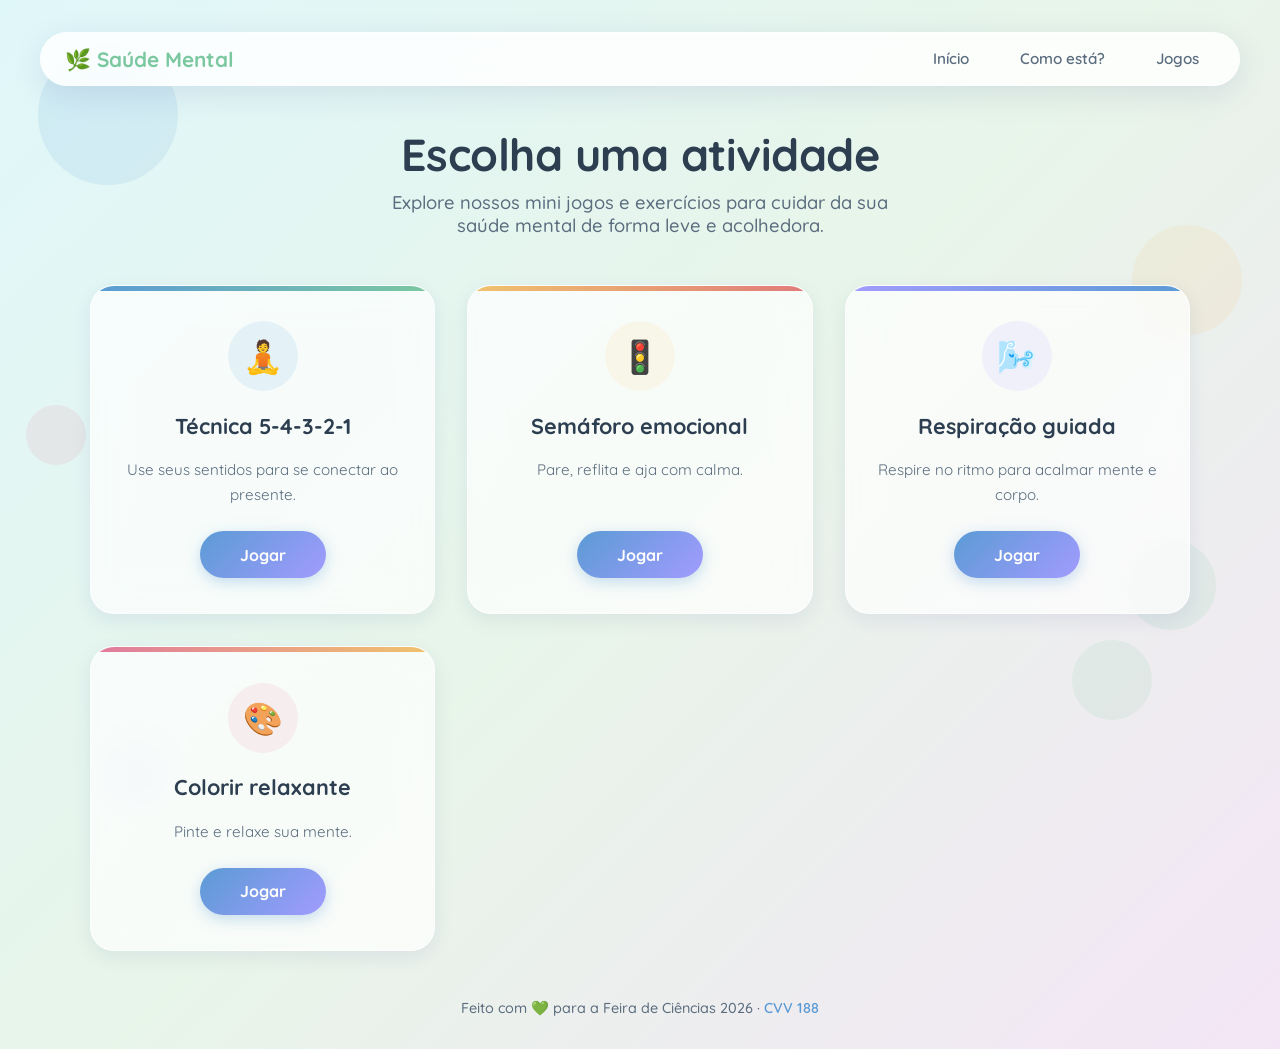
<file: menu-jogos.html>
<!DOCTYPE html>
<html lang="pt-BR">
<head>
    <meta charset="UTF-8">
    <meta name="viewport" content="width=device-width, initial-scale=1.0">
    <title>Menu de Jogos - Saúde Mental | Feira de Ciências</title>
    <link rel="preconnect" href="https://fonts.googleapis.com">
    <link rel="preconnect" href="https://fonts.gstatic.com" crossorigin>
    <link href="https://fonts.googleapis.com/css2?family=Quicksand:wght@300;400;500;600;700&display=swap" rel="stylesheet">
    <style>
        /* ===== RESET & BASE ===== */
        * {
            margin: 0;
            padding: 0;
            box-sizing: border-box;
        }

        :root {
            --cor-fundo: #e8f4f8;
            --cor-texto: #2c3e50;
            --cor-texto-suave: #5a6c7d;
            --cor-primaria: #5b9bd5;
            --cor-sucesso: #7bc8a0;
            --cor-aviso: #f0c36d;
            --cor-roxo: #a29bfe;
            --cor-rosa: #e07a9e;
            --sombra: 0 8px 32px rgba(31, 38, 135, 0.1);
            --borda-radius: 24px;
            --transicao: all 0.4s cubic-bezier(0.23, 1, 0.32, 1);
        }

        body {
            font-family: 'Quicksand', sans-serif;
            background: linear-gradient(135deg, #e0f7fa 0%, #e8f5e9 50%, #f3e5f5 100%);
            min-height: 100vh;
            display: flex;
            flex-direction: column;
            align-items: center;
            padding: 2rem 1rem;
            position: relative;
            overflow-x: hidden;
            color: var(--cor-texto);
        }

        /* ===== DECORAÇÃO FLUTUANTE ===== */
        .decoracao {
            position: fixed;
            border-radius: 50%;
            opacity: 0.12;
            pointer-events: none;
            z-index: 0;
            animation: flutuar 10s ease-in-out infinite;
        }

        .decoracao:nth-child(1) {
            width: 140px; height: 140px;
            background: var(--cor-primaria);
            top: 5%; left: 3%;
            animation-delay: 0s;
        }
        .decoracao:nth-child(2) {
            width: 90px; height: 90px;
            background: var(--cor-sucesso);
            top: 60%; right: 5%;
            animation-delay: 2s;
        }
        .decoracao:nth-child(3) {
            width: 70px; height: 70px;
            background: var(--cor-roxo);
            bottom: 10%; left: 8%;
            animation-delay: 4s;
        }
        .decoracao:nth-child(4) {
            width: 110px; height: 110px;
            background: var(--cor-aviso);
            top: 25%; right: 3%;
            animation-delay: 1s;
        }
        .decoracao:nth-child(5) {
            width: 60px; height: 60px;
            background: var(--cor-rosa);
            top: 45%; left: 2%;
            animation-delay: 3s;
        }
        .decoracao:nth-child(6) {
            width: 80px; height: 80px;
            background: var(--cor-sucesso);
            bottom: 20%; right: 10%;
            animation-delay: 5s;
        }

        @keyframes flutuar {
            0%, 100% { transform: translateY(0) scale(1); }
            50% { transform: translateY(-30px) scale(1.05); }
        }

        /* ===== NAVEGAÇÃO ===== */
        nav {
            width: 100%;
            max-width: 1200px;
            background: rgba(255, 255, 255, 0.85);
            backdrop-filter: blur(16px);
            -webkit-backdrop-filter: blur(16px);
            border: 1px solid rgba(255, 255, 255, 0.6);
            border-radius: 50px;
            padding: 0.8rem 1.5rem;
            margin-bottom: 2.5rem;
            display: flex;
            justify-content: space-between;
            align-items: center;
            box-shadow: var(--sombra);
            position: relative;
            z-index: 10;
            animation: entrada 0.8s ease-out;
        }

        .nav-logo {
            font-size: 1.3rem;
            font-weight: 700;
            color: var(--cor-sucesso);
            text-decoration: none;
            display: flex;
            align-items: center;
            gap: 0.5rem;
        }

        .nav-links {
            display: flex;
            gap: 1.2rem;
            list-style: none;
        }

        .nav-links a {
            text-decoration: none;
            color: var(--cor-texto-suave);
            font-weight: 600;
            font-size: 0.95rem;
            padding: 0.4rem 1rem;
            border-radius: 50px;
            transition: var(--transicao);
        }

        .nav-links a:hover {
            background: rgba(91, 155, 213, 0.1);
            color: var(--cor-primaria);
        }

        /* ===== TÍTULO ===== */
        .titulo-section {
            text-align: center;
            margin-bottom: 3rem;
            position: relative;
            z-index: 1;
            animation: entrada 0.8s ease-out 0.1s both;
        }

        .titulo-section h1 {
            font-size: 2.8rem;
            font-weight: 700;
            color: var(--cor-texto);
            margin-bottom: 0.6rem;
            letter-spacing: -0.5px;
        }

        .titulo-section p {
            font-size: 1.15rem;
            color: var(--cor-texto-suave);
            font-weight: 500;
            max-width: 500px;
            margin: 0 auto;
        }

        /* ===== GRID DE CARDS ===== */
        .cards-grid {
            display: grid;
            grid-template-columns: repeat(auto-fit, minmax(260px, 1fr));
            gap: 2rem;
            width: 100%;
            max-width: 1100px;
            position: relative;
            z-index: 1;
        }

        .card {
            background: rgba(255, 255, 255, 0.7);
            backdrop-filter: blur(16px);
            -webkit-backdrop-filter: blur(16px);
            border: 1px solid rgba(255, 255, 255, 0.6);
            border-radius: var(--borda-radius);
            padding: 2.2rem 1.8rem;
            text-align: center;
            box-shadow: 0 6px 20px rgba(31, 38, 135, 0.08);
            transition: var(--transicao);
            position: relative;
            overflow: hidden;
            display: flex;
            flex-direction: column;
            align-items: center;
            gap: 1rem;
            opacity: 0;
            transform: translateY(30px);
            animation: entrada 0.7s ease-out forwards;
        }

        .card:nth-child(1) { animation-delay: 0.15s; }
        .card:nth-child(2) { animation-delay: 0.3s; }
        .card:nth-child(3) { animation-delay: 0.45s; }
        .card:nth-child(4) { animation-delay: 0.6s; }

        /* Faixa colorida no topo do card */
        .card::before {
            content: '';
            position: absolute;
            top: 0;
            left: 0;
            right: 0;
            height: 5px;
            border-radius: var(--borda-radius) var(--borda-radius) 0 0;
            transition: var(--transicao);
        }

        .card:nth-child(1)::before { background: linear-gradient(90deg, #5b9bd5, #7bc8a0); }
        .card:nth-child(2)::before { background: linear-gradient(90deg, #f0c36d, #e07a7a); }
        .card:nth-child(3)::before { background: linear-gradient(90deg, #a29bfe, #5b9bd5); }
        .card:nth-child(4)::before { background: linear-gradient(90deg, #e07a9e, #f0c36d); }

        /* Ícone do card */
        .card-icone {
            width: 70px;
            height: 70px;
            border-radius: 50%;
            display: flex;
            align-items: center;
            justify-content: center;
            font-size: 2rem;
            margin-bottom: 0.3rem;
            transition: var(--transicao);
        }

        .card:nth-child(1) .card-icone { background: rgba(91, 155, 213, 0.12); }
        .card:nth-child(2) .card-icone { background: rgba(240, 195, 109, 0.12); }
        .card:nth-child(3) .card-icone { background: rgba(162, 155, 254, 0.12); }
        .card:nth-child(4) .card-icone { background: rgba(224, 122, 158, 0.12); }

        .card h2 {
            font-size: 1.35rem;
            font-weight: 700;
            color: var(--cor-texto);
            margin-bottom: 0.2rem;
        }

        .card p {
            font-size: 0.95rem;
            color: var(--cor-texto-suave);
            line-height: 1.6;
            flex-grow: 1;
        }

        /* Botão Jogar */
        .btn-jogar {
            display: inline-block;
            background: linear-gradient(135deg, var(--cor-primaria), var(--cor-roxo));
            color: white;
            font-family: 'Quicksand', sans-serif;
            font-size: 1rem;
            font-weight: 700;
            padding: 0.85rem 2.5rem;
            border: none;
            border-radius: 50px;
            cursor: pointer;
            text-decoration: none;
            box-shadow: 0 4px 15px rgba(91, 155, 213, 0.35);
            transition: var(--transicao);
            position: relative;
            overflow: hidden;
            margin-top: 0.5rem;
        }

        .btn-jogar::before {
            content: '';
            position: absolute;
            top: 0; left: -100%;
            width: 100%; height: 100%;
            background: linear-gradient(90deg, transparent, rgba(255,255,255,0.3), transparent);
            transition: 0.5s;
        }

        .btn-jogar:hover::before {
            left: 100%;
        }

        /* ===== HOVER NOS CARDS ===== */
        .card:hover {
            transform: translateY(-10px);
            box-shadow: 0 20px 40px rgba(31, 38, 135, 0.15);
        }

        .card:hover .card-icone {
            transform: scale(1.15) rotate(-5deg);
        }

        .card:nth-child(1):hover {
            border-color: rgba(91, 155, 213, 0.4);
        }
        .card:nth-child(2):hover {
            border-color: rgba(240, 195, 109, 0.5);
        }
        .card:nth-child(3):hover {
            border-color: rgba(162, 155, 254, 0.4);
        }
        .card:nth-child(4):hover {
            border-color: rgba(224, 122, 158, 0.4);
        }

        .card:hover .btn-jogar {
            transform: translateY(-2px);
            box-shadow: 0 8px 25px rgba(91, 155, 213, 0.45);
        }

        /* ===== FOOTER ===== */
        footer {
            margin-top: 3rem;
            text-align: center;
            position: relative;
            z-index: 1;
            animation: entrada 0.8s ease-out 0.8s both;
        }

        footer p {
            font-size: 0.9rem;
            color: var(--cor-texto-suave);
            font-weight: 500;
        }

        footer a {
            color: var(--cor-primaria);
            text-decoration: none;
            font-weight: 600;
        }

        /* ===== ANIMAÇÕES ===== */
        @keyframes entrada {
            from { opacity: 0; transform: translateY(30px); }
            to { opacity: 1; transform: translateY(0); }
        }

        /* ===== RESPONSIVIDADE ===== */
        @media (max-width: 768px) {
            nav {
                flex-direction: column;
                gap: 0.8rem;
                padding: 1rem;
                border-radius: 20px;
            }

            .nav-links {
                gap: 0.6rem;
                flex-wrap: wrap;
                justify-content: center;
            }

            .nav-links a {
                font-size: 0.85rem;
                padding: 0.3rem 0.8rem;
            }

            .titulo-section h1 {
                font-size: 2rem;
            }

            .titulo-section p {
                font-size: 1rem;
            }

            .cards-grid {
                grid-template-columns: 1fr;
                gap: 1.5rem;
            }

            .card {
                padding: 1.8rem 1.5rem;
            }
        }

        @media (min-width: 769px) and (max-width: 1024px) {
            .cards-grid {
                grid-template-columns: repeat(2, 1fr);
            }
        }
    </style>
</head>
<body>
    <!-- Decorações flutuantes -->
    <div class="decoracao"></div>
    <div class="decoracao"></div>
    <div class="decoracao"></div>
    <div class="decoracao"></div>
    <div class="decoracao"></div>
    <div class="decoracao"></div>

    <!-- Navegação -->
    <nav>
        <a href="index.html" class="nav-logo">🌿 Saúde Mental</a>
        <ul class="nav-links">
            <li><a href="index.html">Início</a></li>
            <li><a href="jogo.html">Como está?</a></li>
            <li><a href="menu-jogos.html">Jogos</a></li>
        </ul>
    </nav>

    <!-- Título -->
    <section class="titulo-section">
        <h1>Escolha uma atividade</h1>
        <p>Explore nossos mini jogos e exercícios para cuidar da sua saúde mental de forma leve e acolhedora.</p>
    </section>

    <!-- Grid de Cards -->
    <main class="cards-grid">
        <!-- Card 1: Técnica 5-4-3-2-1 -->
        <article class="card">
            <div class="card-icone">🧘</div>
            <h2>Técnica 5-4-3-2-1</h2>
            <p>Use seus sentidos para se conectar ao presente.</p>
            <a href="jogo-54321.html" class="btn-jogar">Jogar</a>
        </article>

        <!-- Card 2: Semáforo emocional -->
        <article class="card">
            <div class="card-icone">🚦</div>
            <h2>Semáforo emocional</h2>
            <p>Pare, reflita e aja com calma.</p>
            <a href="jogo-semaforo.html" class="btn-jogar">Jogar</a>
        </article>

        <!-- Card 3: Respiração guiada -->
        <article class="card">
            <div class="card-icone">🌬️</div>
            <h2>Respiração guiada</h2>
            <p>Respire no ritmo para acalmar mente e corpo.</p>
            <a href="jogo-respiracao.html" class="btn-jogar">Jogar</a>
        </article>

        <!-- Card 4: Colorir relaxante -->
        <article class="card">
            <div class="card-icone">🎨</div>
            <h2>Colorir relaxante</h2>
            <p>Pinte e relaxe sua mente.</p>
            <a href="jogo-colorir.html" class="btn-jogar">Jogar</a>
        </article>
    </main>

    <!-- Footer -->
    <footer>
        <p>Feito com 💚 para a Feira de Ciências 2026 · <a href="https://cvv.org.br/" target="_blank" rel="noopener noreferrer">CVV 188</a></p>
    </footer>

    <script>
        (function() {
            // Efeito de tilt sutil nos cards ao mover o mouse
            const cards = document.querySelectorAll('.card');

            cards.forEach(card => {
                card.addEventListener('mousemove', function(e) {
                    const rect = this.getBoundingClientRect();
                    const x = e.clientX - rect.left;
                    const y = e.clientY - rect.top;
                    const centerX = rect.width / 2;
                    const centerY = rect.height / 2;
                    const rotateX = (y - centerY) / 20;
                    const rotateY = (centerX - x) / 20;

                    this.style.transform = `translateY(-10px) perspective(1000px) rotateX(${rotateX}deg) rotateY(${rotateY}deg)`;
                });

                card.addEventListener('mouseleave', function() {
                    this.style.transform = '';
                });
            });
        })();
    </script>
</body>
</html>
</file>
<file: saude-mental.css>
/* saude-mental.css - Fofa Font + Brush Mancha */

@import url('https://fonts.googleapis.com/css2?family=Quicksand:wght@300;400;500;600;700&display=swap');

/* Reset and base styles */
* {
    margin: 0;
    padding: 0;
    box-sizing: border-box;
}

body {
    font-family: 'Quicksand', sans-serif; /* Fofa, redondinha font for entire site */
    line-height: 1.6;
    color: #333;
    background-color: #f0f4f0;
    background-image: url('imgs/fundodefro.png');
    background-size: cover;
    background-position: center;
    background-repeat: no-repeat;
    background-attachment: fixed;
    min-height: 100vh;
    position: relative;
    overflow-x: hidden;
}

/* Overlay */
body::before {
    content: '';
    position: fixed;
    top: 0;
    left: 0;
    width: 100%;
    height: 100%;
    background: rgba(0, 0, 0, 0.3);
    z-index: 1;
}

/* Plants */
.plant {
    position: fixed;
    width: 80px;
    height: 80px;
    opacity: 0.6;
    z-index: 2;
    animation: float 6s ease-in-out infinite;
}

.plant:nth-child(1) { top: 20px; left: 20px; }
.plant:nth-child(2) { top: 20px; right: 20px; transform: scaleX(-1); }
.plant:nth-child(3) { bottom: 20px; left: 20px; }
.plant:nth-child(4) { bottom: 20px; right: 20px; transform: scaleX(-1); }

@keyframes float {
    0%, 100% { transform: translateY(0px); }
    50% { transform: translateY(-10px); }
}

/* Nav */
nav {
    background: rgba(255, 255, 255, 0.95);
    padding: 1rem 2rem;
    position: sticky;
    top: 0;
    z-index: 20;
    box-shadow: 0 2px 10px rgba(0,0,0,0.1);
    backdrop-filter: blur(10px);
}

.nav-container {
    max-width: 1200px;
    margin: 0 auto;
    display: flex;
    justify-content: space-between;
    align-items: center;
}

.logo {
    font-size: 1.8rem;
    font-weight: 600;
    color: #4CAF50;
}

.nav-links {
    display: flex;
    list-style: none;
    gap: 2rem;
}

.nav-links a {
    text-decoration: none;
    color: #333;
    font-weight: 500;
    transition: color 0.3s;
}

.nav-links a:hover {
    color: #4CAF50;
}

/* Hero with enhanced brush mancha */
.hero {
    text-align: center;
    padding: 6rem 2rem 4rem;
    color: white;
    max-width: 1200px;
    margin: 0 auto;
    position: relative;
    z-index: 10;
}

.title__section {
    font-size: 3.5rem;
    line-height: 1.2;
    margin-bottom: 2rem;
    font-weight: 400;
    animation: fadeInUp 1s ease-out;
    font-family: 'Quicksand', sans-serif; /* Ensure fofa font */
}

.purple-text {
    color: #8e44ad !important;
    text-shadow: 2px 2px 4px rgba(0,0,0,0.5);
}

.center {
    text-align: center;
}

.yellow-text {
    color: #f1c40f !important;
    font-weight: 500;
}

.bold {
    font-weight: 700;
}

.mancha-saude-mental {
    position: relative;
    display: inline-block;
}

.mancha-saude-mental::after {
    content: '';
    position: absolute;
    bottom: -8px;
    left: 5%;
    right: 5%;
    height: 12px;
    background: linear-gradient(45deg, #e67e22, #d35400, #f39c12); /* Laranja/brush fire */
    border-radius: 50% 30% 40% 60% / 60% 40% 30% 50%; /* Irregular brush shape */
    transform: skew(-10deg) rotate(-2deg); /* Pintada com pincel irregular */
    box-shadow: 0 2px 6px rgba(230, 126, 34, 0.6); /* Sombra para volume */
    z-index: -1;
    animation: brushWiggle 3s ease-in-out infinite alternate;
}

@keyframes brushWiggle {
    0% { transform: skew(-10deg) rotate(-2deg) scaleX(1); }
    100% { transform: skew(-5deg) rotate(1deg) scaleX(1.02); }
}

.hero p {
    font-size: 1.2rem;
    margin-bottom: 2rem;
    animation: fadeInUp 1s ease-out 0.2s both;
    font-weight: 400;
}

.cta-btn {
    background: linear-gradient(135deg, #4CAF50, #45a049);
    color: white;
    padding: 1rem 2.5rem;
    border: none;
    border-radius: 50px;
    font-size: 1.2rem;
    cursor: pointer;
    transition: all 0.3s;
    text-decoration: none;
    display: inline-block;
    box-shadow: 0 5px 15px rgba(76, 175, 80, 0.4);
    font-family: 'Quicksand', sans-serif;
}

.cta-btn:hover {
    transform: translateY(-3px);
    box-shadow: 0 8px 25px rgba(76, 175, 80, 0.6);
}

/* Main content */
main {
    position: relative;
    z-index: 10;
}

/* Content Sections */
.content-section {
    padding: 4rem 2rem;
    position: relative;
}

.content-section.alt-bg {
    background: rgba(255, 255, 255, 0.85);
    backdrop-filter: blur(10px);
}

.content-section:not(.alt-bg) {
    background: rgba(255, 255, 255, 0.7);
    backdrop-filter: blur(5px);
}

.container {
    max-width: 1200px;
    margin: 0 auto;
}

/* Section Titles */
.section-title {
    font-size: 2.5rem;
    color: #2E7D32;
    margin-bottom: 2.5rem;
    text-align: center;
    font-weight: 700;
    position: relative;
    padding-bottom: 1rem;
    font-family: 'Quicksand', sans-serif;
}

.section-title::after {
    content: '';
    position: absolute;
    bottom: 0;
    left: 50%;
    transform: translateX(-50%);
    width: 80px;
    height: 4px;
    background: linear-gradient(90deg, #4CAF50, #8BC34A);
    border-radius: 2px;
}

/* Content Blocks */
.content-block {
    display: flex;
    align-items: center;
    gap: 3rem;
    animation: fadeInUp 0.8s ease-out both;
}

.content-block.reverse {
    flex-direction: row-reverse;
}

.text-content {
    flex: 1;
    font-size: 1.1rem;
    line-height: 1.8;
    color: #333;
}

.text-content p {
    margin-bottom: 1.2rem;
}

.text-content h3 {
    color: #4CAF50;
    margin: 1.5rem 0 0.8rem;
    font-size: 1.4rem;
    font-weight: 600;
}

/* Section Images */
.section-image {
    width: 350px;
    height: auto;
    border-radius: 15px;
    box-shadow: 0 10px 30px rgba(0,0,0,0.15);
    transition: transform 0.3s ease;
    object-fit: cover;
}

.section-image:hover {
    transform: scale(1.03);
}

/* Feature Lists */
.feature-list {
    list-style: none;
    padding: 0;
    margin: 1.5rem 0;
}

.feature-list li {
    padding: 0.8rem 0;
    padding-left: 2.5rem;
    position: relative;
    border-bottom: 1px solid rgba(76, 175, 80, 0.1);
}

.feature-list li:last-child {
    border-bottom: none;
}

.feature-list .icon {
    position: absolute;
    left: 0;
    top: 0.8rem;
    font-size: 1.3rem;
}

/* Highlight Boxes */
.highlight-box {
    background: linear-gradient(135deg, #fff3cd, #ffeaa7);
    border-left: 5px solid #f1c40f;
    padding: 1.5rem;
    border-radius: 10px;
    margin: 1rem 0;
    font-size: 1.05rem;
    box-shadow: 0 4px 15px rgba(0,0,0,0.05);
}

/* Link Lists */
.link-list {
    list-style: none;
    padding: 0;
    margin: 1.5rem 0;
}

.link-list li {
    padding: 1rem 0;
    border-bottom: 1px solid rgba(0,0,0,0.05);
}

.link-list li:last-child {
    border-bottom: none;
}

.link-list a {
    color: #2E7D32;
    text-decoration: none;
    font-weight: 600;
    transition: color 0.3s;
}

.link-list a:hover {
    color: #4CAF50;
    text-decoration: underline;
}

.source {
    margin-top: 1.5rem;
    font-size: 0.9rem;
    color: #666;
    font-style: italic;
}

/* Footer */
footer {
    background: rgba(255, 255, 255, 0.95);
    text-align: center;
    padding: 2rem;
    margin-top: 0;
    box-shadow: 0 -4px 20px rgba(0,0,0,0.1);
    position: relative;
    z-index: 10;
    font-family: 'Quicksand', sans-serif;
}

footer p {
    font-weight: 400;
}

@keyframes fadeInUp {
    from {
        opacity: 0;
        transform: translateY(30px);
    }
    to {
        opacity: 1;
        transform: translateY(0);
    }
}

@media (max-width: 768px) {
    .nav-links { display: none; }
    .title__section { font-size: 2.5rem; }
    .plant { width: 50px; height: 50px; }
    .mancha-saude-mental::after { height: 10px; bottom: -6px; }
    
    .content-section {
        padding: 2.5rem 1.5rem;
    }
    
    .section-title {
        font-size: 1.8rem;
    }
    
    .content-block,
    .content-block.reverse {
        flex-direction: column;
        gap: 1.5rem;
    }
    
    .section-image {
        width: 100%;
        max-width: 300px;
        margin: 0 auto;
    }
    
    .text-content {
        font-size: 1rem;
    }
}
</file>
